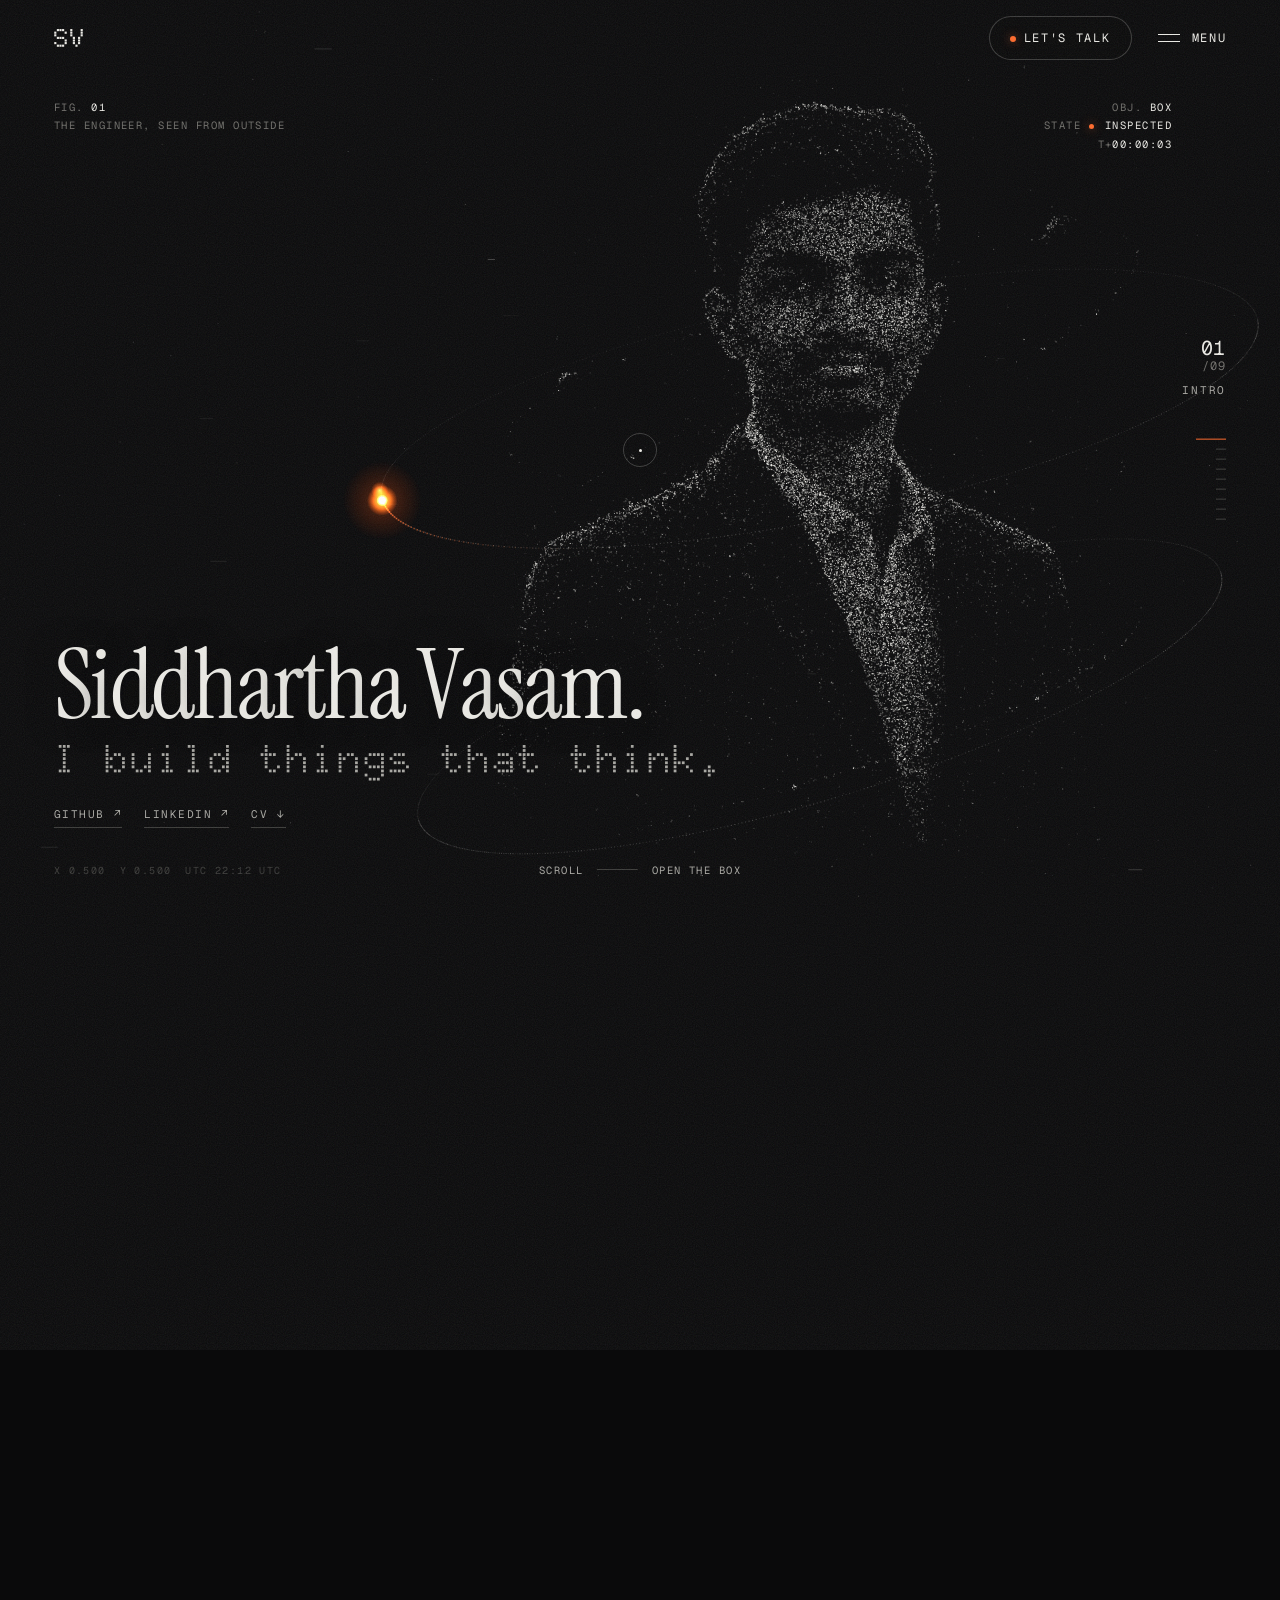
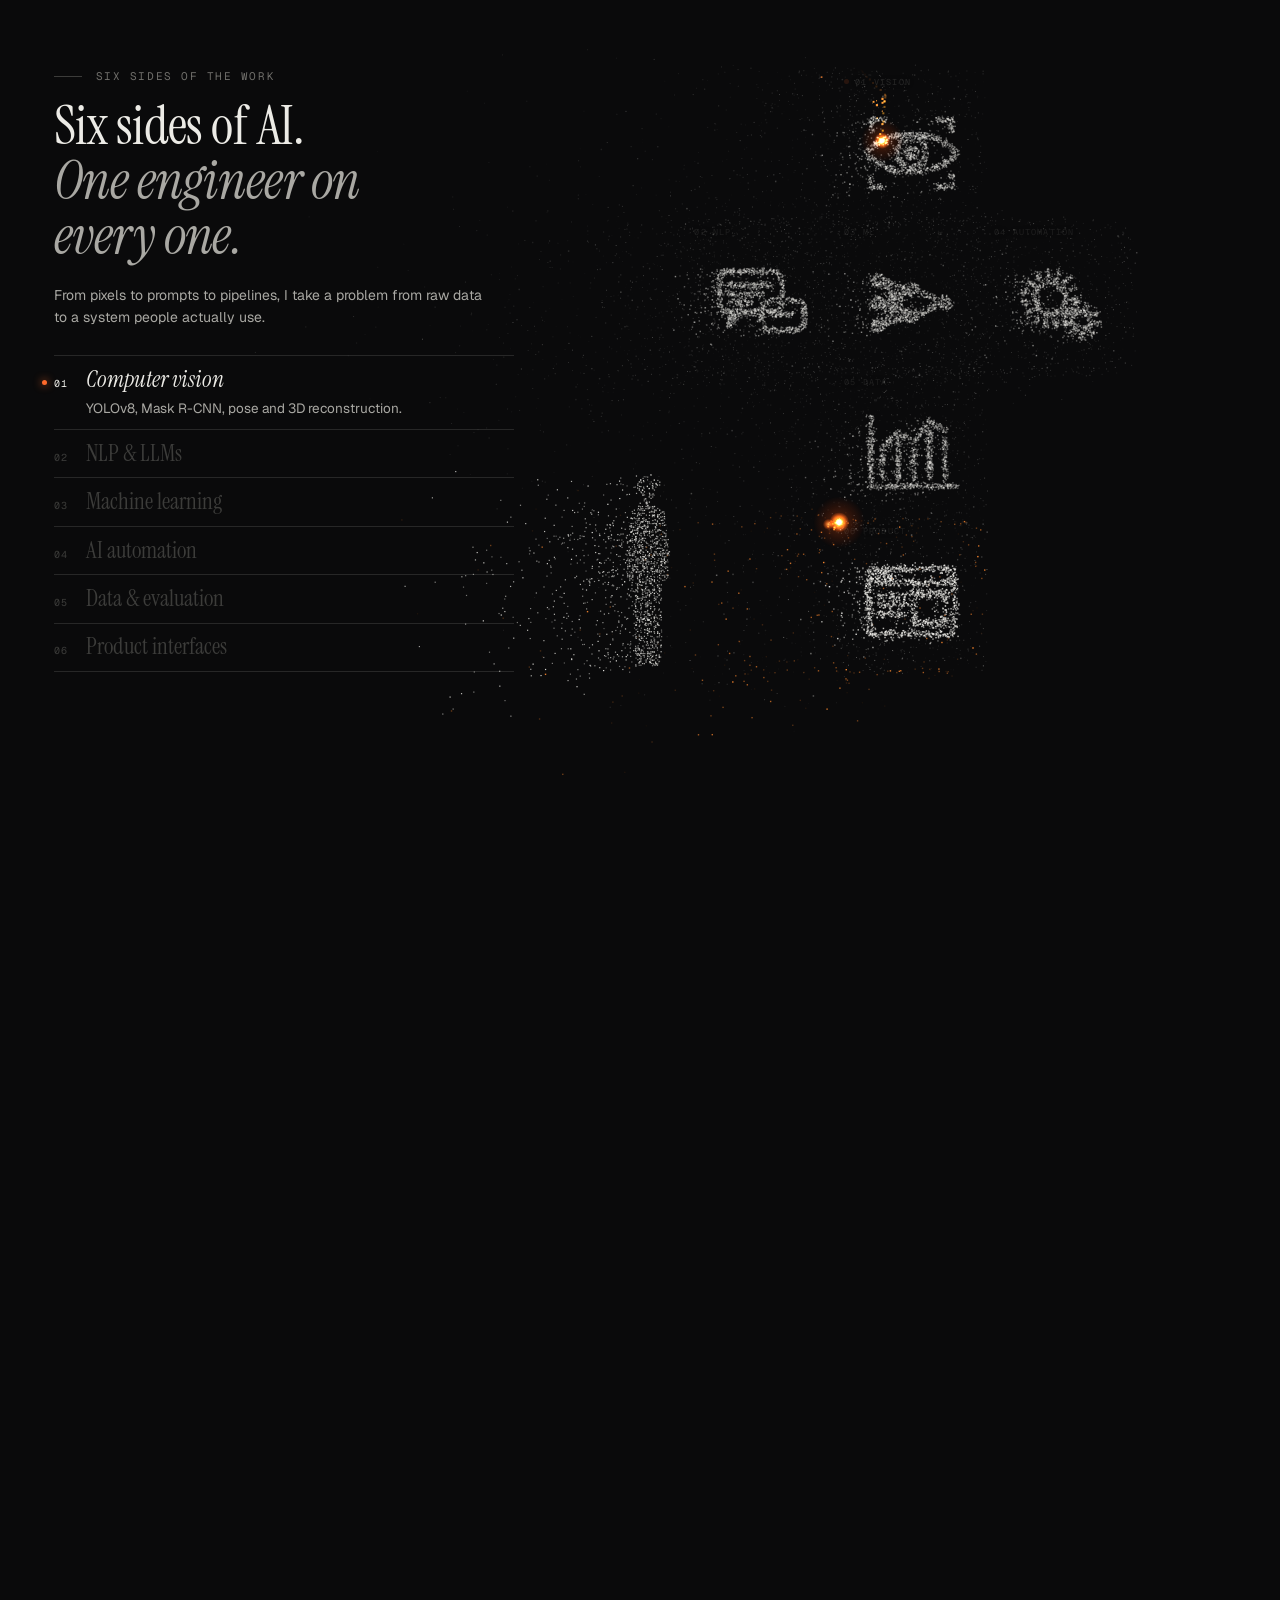
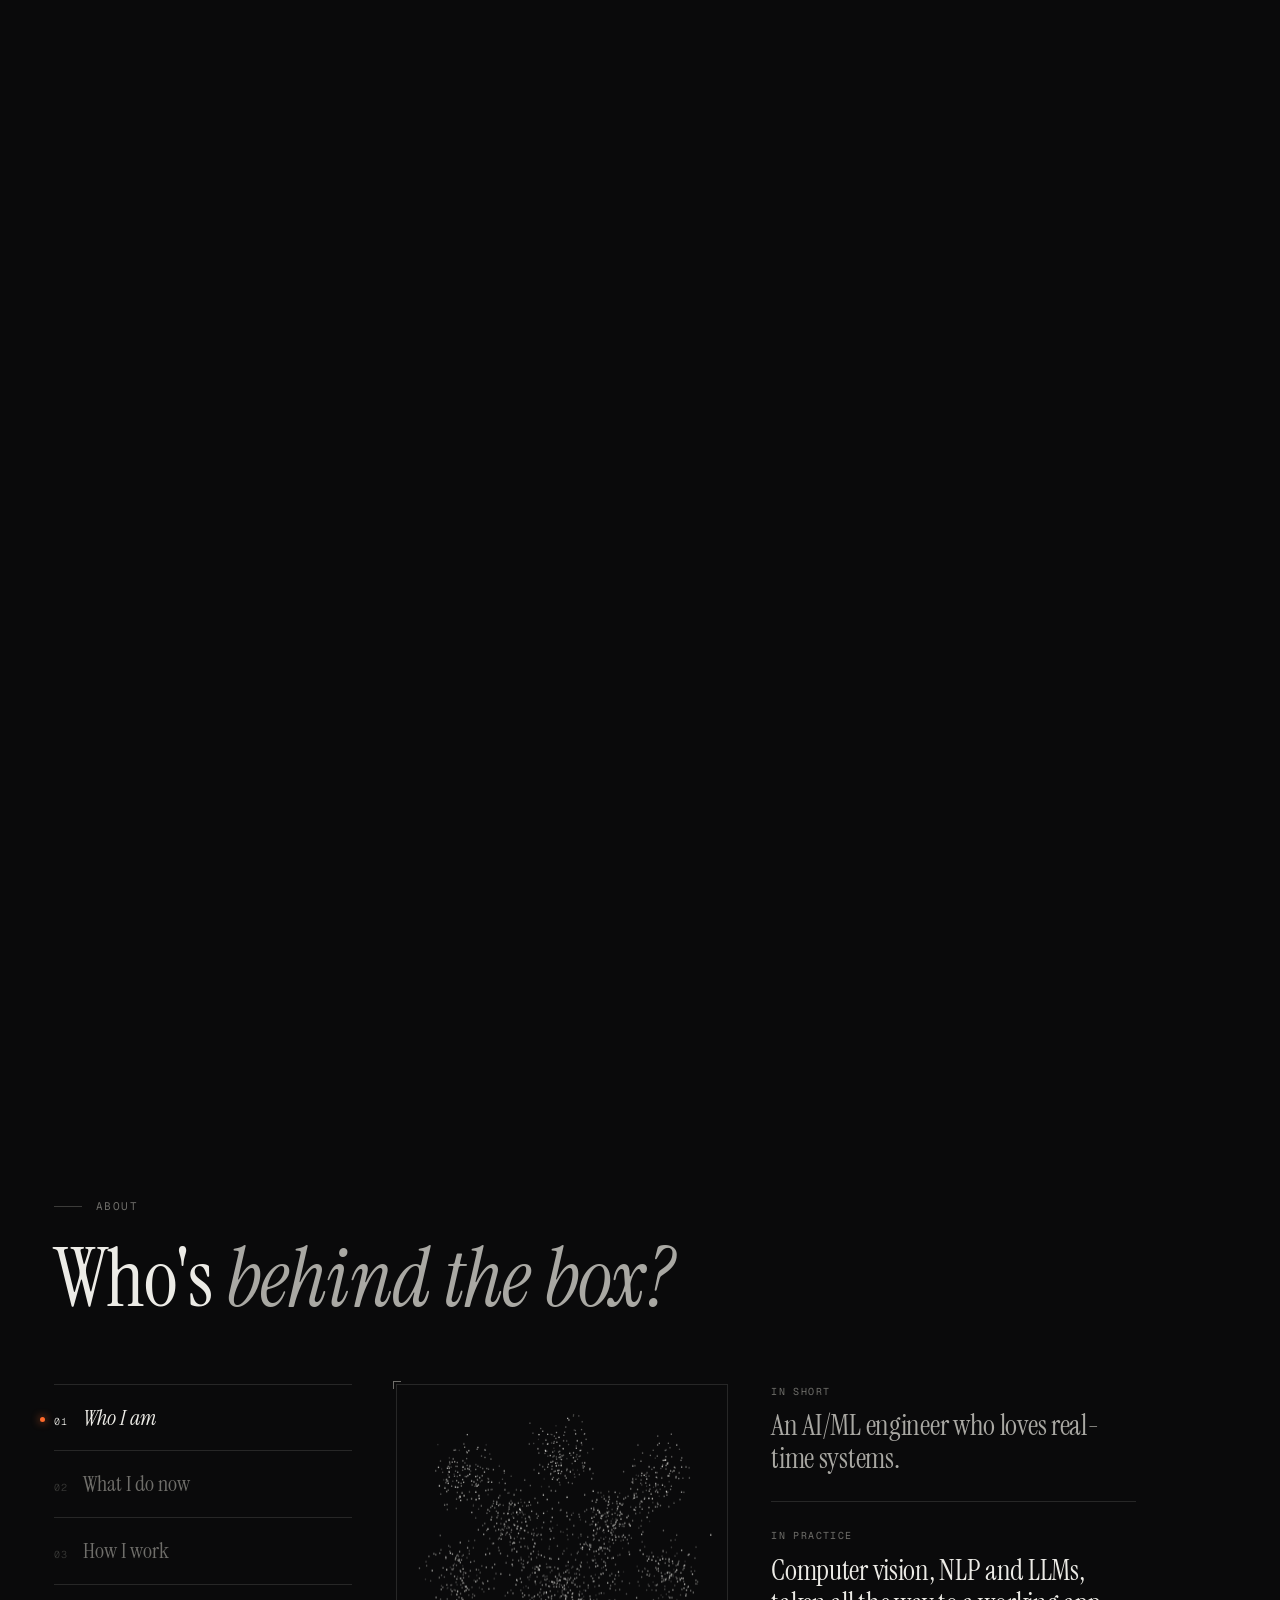
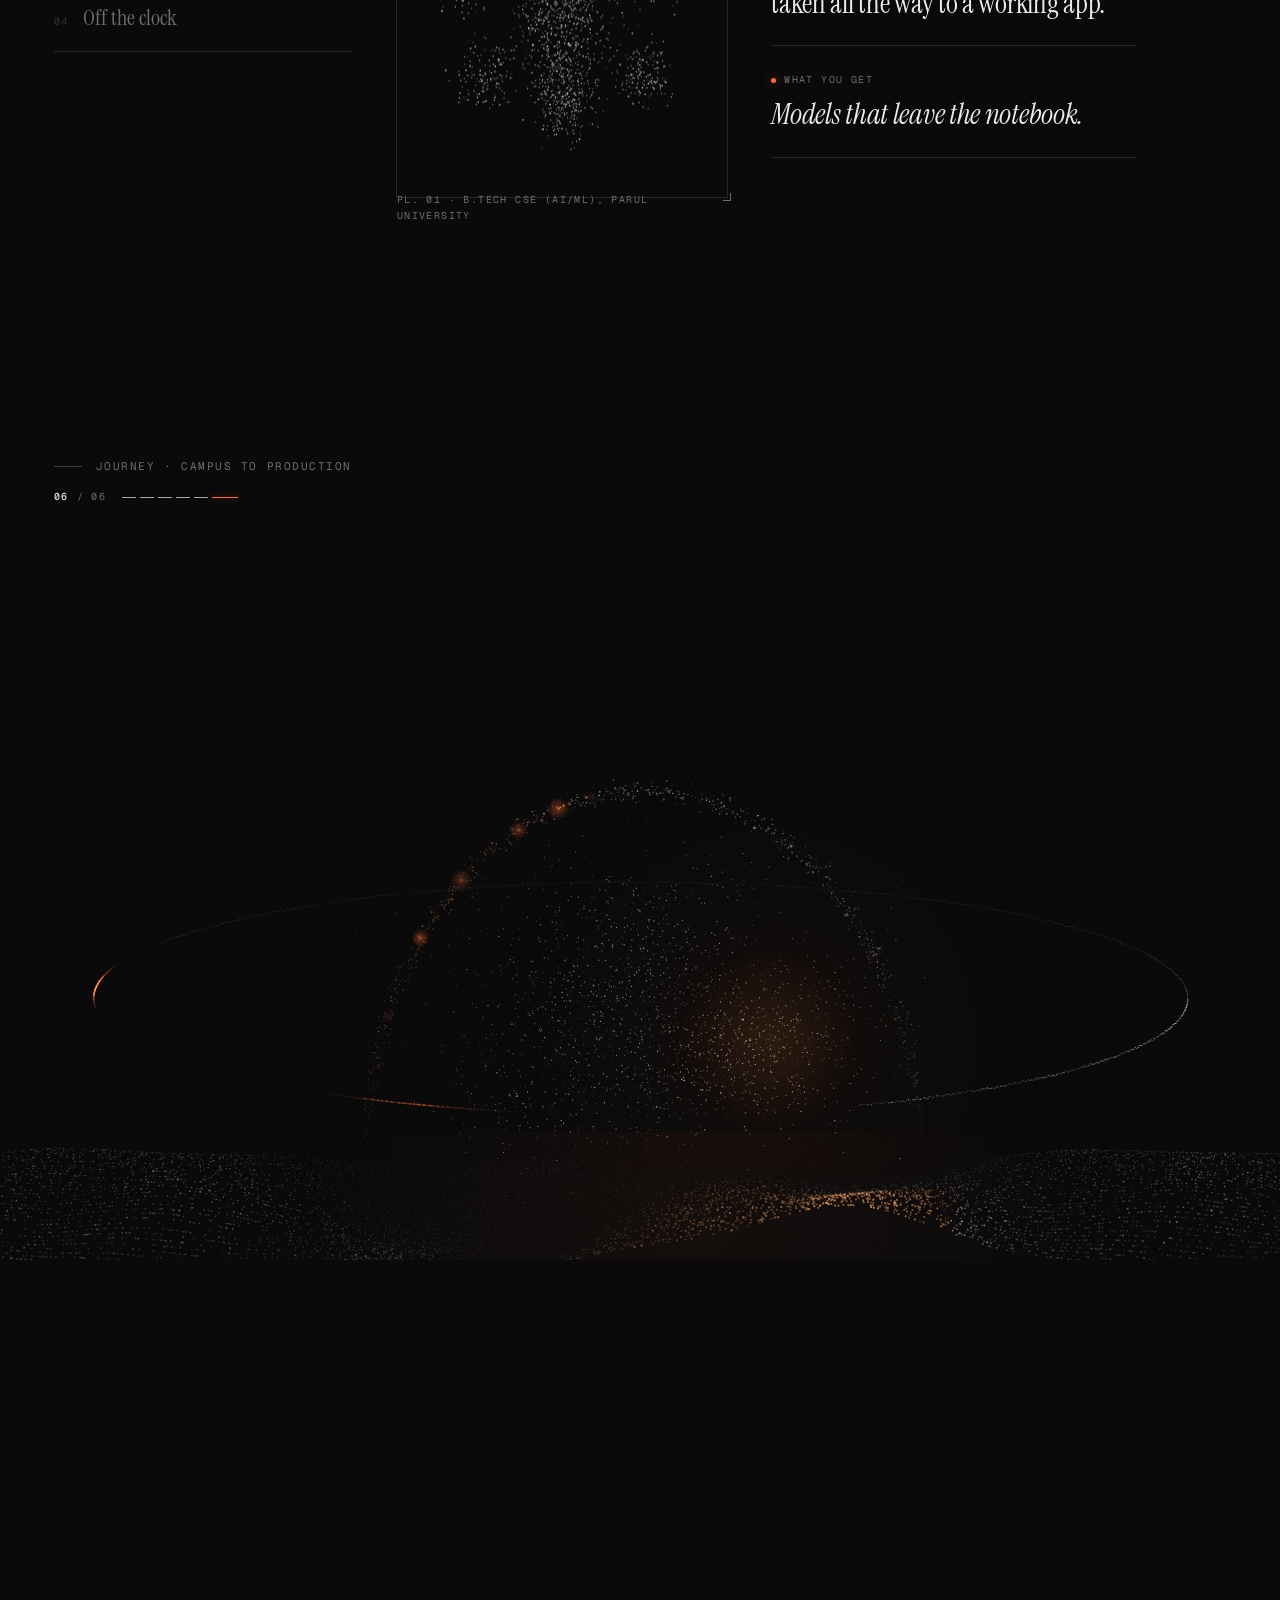
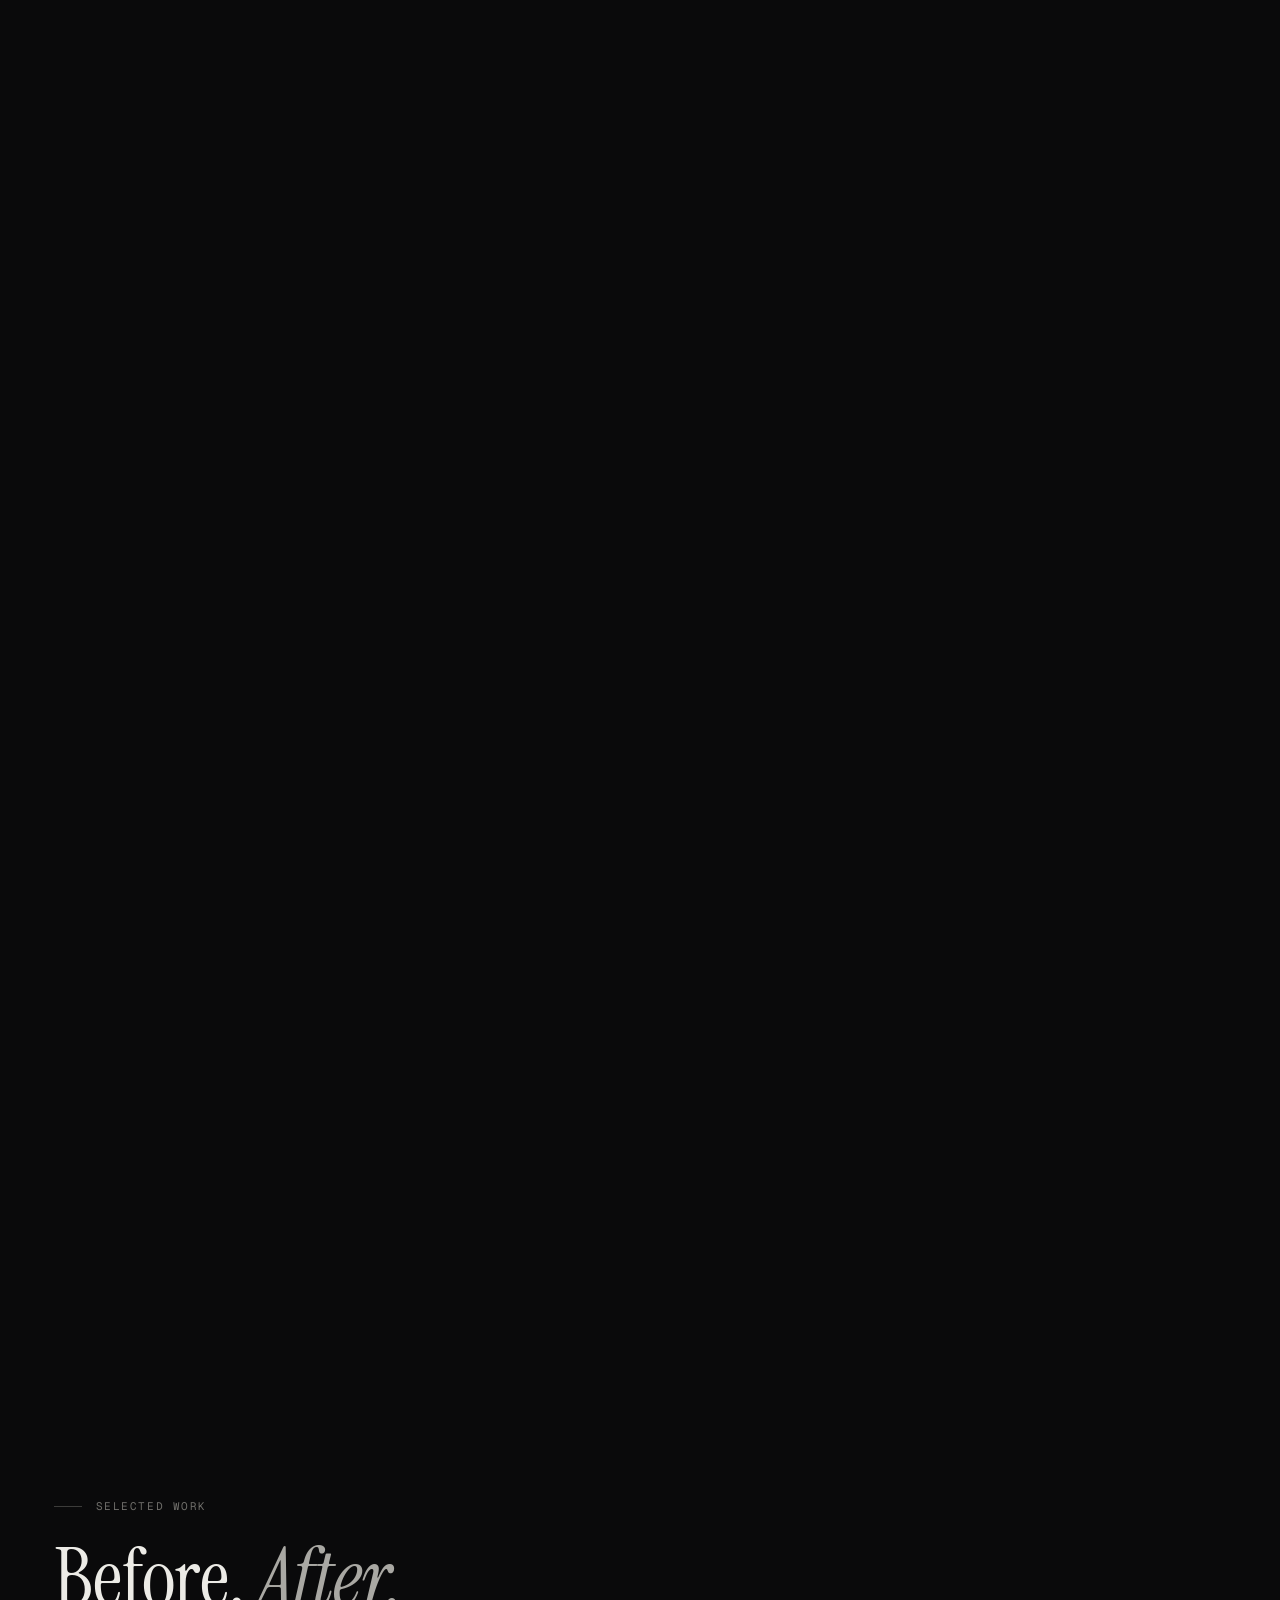
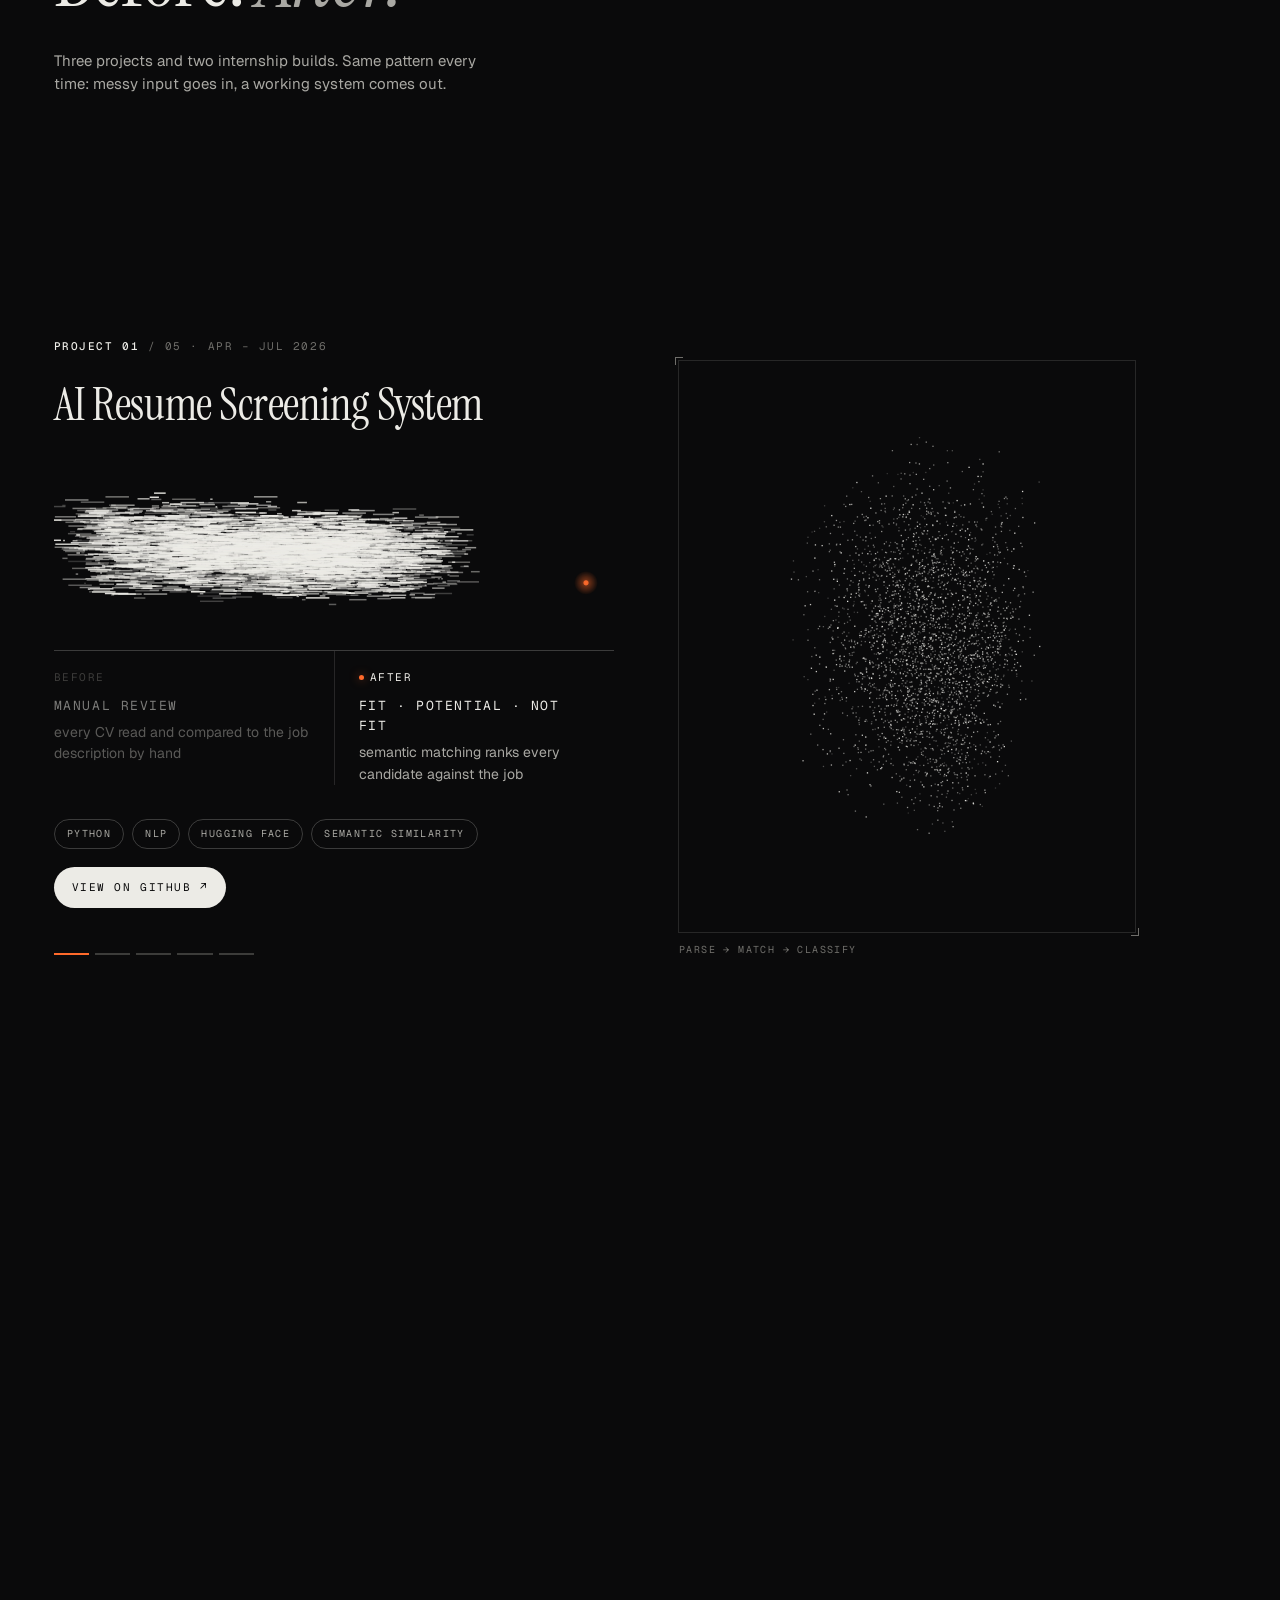
<file: index.html>
<!doctype html>
<html lang="en">
<head>
  <meta charset="utf-8" />
  <meta name="viewport" content="width=device-width, initial-scale=1" />
  <title>Siddhartha Vasam | AI / ML Engineer</title>
  <meta name="description" content="Siddhartha Vasam, an AI/ML engineer in Dubai building computer vision, NLP/LLM and AI automation systems." />
  <meta name="author" content="Siddhartha Vasam" />
  <meta name="theme-color" content="#0a0a0b" />
  <meta name="color-scheme" content="dark" />
  <meta property="og:type" content="website" />
  <meta property="og:title" content="Siddhartha Vasam | AI / ML Engineer" />
  <meta property="og:description" content="Computer vision, NLP/LLM and AI automation systems, from raw data to working apps. Based in Dubai." />
  <meta property="og:image" content="assets/og-image.jpg" />
  <meta property="og:image:width" content="1200" />
  <meta property="og:image:height" content="630" />
  <meta name="twitter:card" content="summary_large_image" />
  <meta name="twitter:title" content="Siddhartha Vasam | AI / ML Engineer" />
  <meta name="twitter:description" content="Computer vision, NLP/LLM and AI automation systems, from raw data to working apps." />
  <meta name="twitter:image" content="assets/og-image.jpg" />
  <link rel="icon" href="favicon.svg" type="image/svg+xml" />
  <link rel="apple-touch-icon" href="assets/apple-touch-icon.png" />
  <link rel="preload" as="image" href="assets/portrait.webp" type="image/webp" />
  <script type="application/ld+json">{"@context":"https://schema.org","@type":"Person","name":"Siddhartha Vasam","jobTitle":"AI/ML Engineer","address":{"@type":"PostalAddress","addressLocality":"Dubai","addressCountry":"AE"},"sameAs":["https://github.com/Vasamsiddhartha","https://linkedin.com/in/vasam-siddhartha"]}</script>
  <link rel="preconnect" href="https://fonts.googleapis.com" />
  <link rel="preconnect" href="https://fonts.gstatic.com" crossorigin />
  <link href="https://fonts.googleapis.com/css2?family=Doto:wght@400;600;800&family=Geist:wght@300;400;500;600&family=Geist+Mono:wght@400;500&family=Instrument+Serif:ital@0;1&display=swap" rel="stylesheet" />
  <link href="https://api.fontshare.com/v2/css?f[]=boska@300,301,400,401&display=swap" rel="stylesheet" />
  <link rel="stylesheet" href="css/style.css??v=1.1.5" />
</head>
<body>
  <a class="skip-link" href="#sides">Skip to content</a>
  <noscript><p class="noscript">This portfolio is drawn with JavaScript. Turn it on to see the animations; all the text below still works without it.</p></noscript>
  <div class="grain" aria-hidden="true"></div>
  <canvas id="ambient" aria-hidden="true"></canvas>
  <div class="cursor" aria-hidden="true"><span></span></div>

  <!-- ============ TOP BAR ============ -->
  <header class="bar">
    <a href="#top" class="logo" aria-label="Siddhartha Vasam, home"><span class="logo-mark">SV</span></a>
    <nav class="bar-r">
      <a href="#contact" class="pill"><i class="ember-dot"></i>Let's talk</a>
      <button class="menu-btn" aria-expanded="false" aria-controls="menu"><span class="burger"><i></i><i></i></span>Menu</button>
    </nav>
  </header>

  <div class="menu" id="menu" aria-hidden="true">
    <ol class="menu-list">
      <li><a href="#sides"><small>01</small>What I do</a></li>
      <li><a href="#you"><small>02</small>About</a></li>
      <li><a href="#how"><small>03</small>Journey</a></li>
      <li><a href="#proof"><small>04</small>Projects</a></li>
      <li><a href="#creds"><small>05</small>Credentials</a></li>
      <li><a href="#contact"><small>06</small>Contact</a></li>
    </ol>
    <div class="menu-foot mono">
      <a data-email href="#">email</a>
      <span>Dubai, UAE</span>
    </div>
  </div>

  <aside class="hud" aria-hidden="true">
    <div class="hud-num"><b id="hudNum">01</b><span id="hudTotal">/09</span></div>
    <div class="hud-name" id="hudName">Intro</div>
    <div class="hud-ticks" id="hudTicks"></div>
  </aside>
  <div class="coords mono" aria-hidden="true">
    <span id="cx">X 0.500</span><span id="cy">Y 0.500</span><span id="clock">00:00</span>
  </div>

  <main id="top">
    <!-- ============ 01 HERO ============ -->
    <section class="ch hero" data-ch="Intro" id="hero">
      <div class="sticky">
        <canvas id="heroCanvas" aria-label="A portrait of Siddhartha Vasam in particles that becomes a box and unfolds into six sides"></canvas>
        <div class="fig mono">
          <div><span class="dim">FIG.</span> <span id="figNo">01</span></div>
          <div class="dim" id="figCap">The engineer, seen from outside</div>
        </div>
        <div class="state mono">
          <div><span class="dim">OBJ.</span> Box</div>
          <div><span class="dim">STATE</span> <i class="ember-dot"></i> Inspected</div>
          <div><span class="dim">T+</span><span id="uptime">00:00:00</span></div>
        </div>

        <div class="hero-copy" id="heroA">
          <h1>
            <span class="serif line-a" data-blur>Siddhartha Vasam.</span>
            <span class="dot line-b" data-scramble="I build things that think.">I build things that think.</span>
          </h1>
          <nav class="hero-links mono hero-links-a" aria-label="Profiles">
            <a href="https://github.com/Vasamsiddhartha" target="_blank" rel="noopener">GitHub ↗</a>
            <a href="https://linkedin.com/in/vasam-siddhartha" target="_blank" rel="noopener">LinkedIn ↗</a>
            <a href="assets/Siddhartha-Vasam-CV.pdf" download>CV ↓</a>
          </nav>
        </div>
        <div class="hero-side" id="heroSide">
          <p class="serif"><em>Whatever the problem is: modelled, trained and shipped.</em></p>
          <p class="mono dim">AI / ML Engineer &middot; Dubai, UAE</p>
          <nav class="hero-links mono" aria-label="Profiles">
            <a href="https://github.com/Vasamsiddhartha" target="_blank" rel="noopener">GitHub ↗</a>
            <a href="https://linkedin.com/in/vasam-siddhartha" target="_blank" rel="noopener">LinkedIn ↗</a>
            <a href="assets/Siddhartha-Vasam-CV.pdf" download>CV ↓</a>
          </nav>
        </div>
        <div class="hero-copy hero-b" id="heroB">
          <h2 class="serif">I think out of the <span class="boxed"><span>box</span></span></h2>
          <p class="serif hero-b2"><em>for those who think out of the box</em></p>
          <p class="mono dim hero-b3">FIG. 02 · The same box. Opened. Six sides. Laid flat.</p>
        </div>

        <div class="scroll-cue mono" id="scrollCue"><span>Scroll</span><i></i><span>Open the box</span></div>
      </div>
    </section>

    <!-- ============ 02 SIX SIDES ============ -->
    <section class="ch sides" data-ch="What I do" id="sides">
      <div class="sticky">
        <div class="sides-l">
          <p class="eyebrow mono">Six sides of the work</p>
          <h2 class="serif h-xl">Six sides of AI.<br /><em>One engineer on<br />every one.</em></h2>
          <p class="lede">From pixels to prompts to pipelines, I take a problem from raw data to a system people actually use.</p>
          <ol class="side-list" id="sideList">
            <li><small class="mono">01</small><div><b>Computer vision</b><span>YOLOv8, Mask R-CNN, pose and 3D reconstruction.</span></div></li>
            <li><small class="mono">02</small><div><b>NLP &amp; LLMs</b><span>Transformers, RAG, LoRA fine-tuning, OpenAI API.</span></div></li>
            <li><small class="mono">03</small><div><b>Machine learning</b><span>PyTorch, TensorFlow, scikit-learn, XGBoost.</span></div></li>
            <li><small class="mono">04</small><div><b>AI automation</b><span>n8n, Zapier, UiPath and WhatsApp workflows.</span></div></li>
            <li><small class="mono">05</small><div><b>Data &amp; evaluation</b><span>F1, precision/recall, visualisation, OCR.</span></div></li>
            <li><small class="mono">06</small><div><b>Product interfaces</b><span>Streamlit, React, TypeScript.</span></div></li>
          </ol>
        </div>
        <div class="sides-r">
          <canvas class="net-fig" id="netFig" aria-hidden="true"></canvas>
          <div class="net" id="net">
            <canvas class="net-spark" id="netSpark" aria-hidden="true"></canvas>
            <div class="tile" style="grid-area:1/2"><span class="mono">01 Vision</span>
              <svg viewBox="0 0 100 80"><path d="M10 40C24 18 76 18 90 40C76 62 24 62 10 40Z"/><circle cx="50" cy="40" r="13"/><circle cx="50" cy="40" r="4"/><path d="M14 10h12M14 10v10M86 10H74M86 10v10M14 70h12M14 70V60M86 70H74M86 70V60"/></svg></div>
            <div class="tile" style="grid-area:2/1"><span class="mono">02 NLP</span>
              <svg viewBox="0 0 100 80"><rect x="12" y="12" width="56" height="36" rx="8"/><path d="M24 48l-4 12 14-12M22 24h36M22 32h28M22 40h18"/><rect x="50" y="38" width="38" height="26" rx="7"/><path d="M60 50h18"/></svg></div>
            <div class="tile" style="grid-area:2/2"><span class="mono">03 ML</span>
              <svg viewBox="0 0 100 80"><circle cx="20" cy="20" r="4"/><circle cx="20" cy="40" r="4"/><circle cx="20" cy="60" r="4"/><circle cx="50" cy="28" r="4"/><circle cx="50" cy="52" r="4"/><circle cx="80" cy="40" r="4"/><path d="M24 20L46 28M24 20L46 52M24 40L46 28M24 40L46 52M24 60L46 28M24 60L46 52M54 28L76 40M54 52L76 40"/></svg></div>
            <div class="tile" style="grid-area:2/3"><span class="mono">04 Automation</span>
              <svg viewBox="0 0 100 80"><circle cx="40" cy="36" r="14"/><circle cx="40" cy="36" r="22" class="teeth"/><circle cx="68" cy="56" r="8"/><circle cx="68" cy="56" r="13" class="teeth"/></svg></div>
            <div class="tile" style="grid-area:3/2"><span class="mono">05 Data</span>
              <svg viewBox="0 0 100 80"><path d="M14 8v62h76"/><path d="M24 62V44M38 62V30M52 62V38M66 62V20M80 62V28"/><path d="M24 36L38 22L52 30L66 12L80 20"/></svg></div>
            <div class="tile" style="grid-area:4/2"><span class="mono">06 Product</span>
              <svg viewBox="0 0 100 80"><rect x="12" y="10" width="76" height="58" rx="4"/><path d="M12 22h76M20 16h2M26 16h2M32 16h2M22 34h22M22 42h22M22 50h22M52 32h28v26H52z"/></svg></div>
          </div>
        </div>
      </div>
    </section>

    <!-- ============ 03 ABOUT ============ -->
    <section class="ch you" data-ch="About" id="you">
      <div class="wrap">
        <p class="eyebrow mono">About</p>
        <h2 class="serif h-xl" data-reveal>Who's <em>behind the box?</em></h2>
        <div class="you-grid">
          <ol class="you-tabs" role="tablist" id="youTabs">
            <li><button role="tab" aria-selected="true" data-i="0"><small class="mono">01</small>Who I am</button></li>
            <li><button role="tab" aria-selected="false" data-i="1"><small class="mono">02</small>What I do now</button></li>
            <li><button role="tab" aria-selected="false" data-i="2"><small class="mono">03</small>How I work</button></li>
            <li><button role="tab" aria-selected="false" data-i="3"><small class="mono">04</small>Off the clock</button></li>
          </ol>
          <figure class="frame you-art">
            <canvas class="dotart" id="youArt"></canvas>
            <figcaption class="mono" id="youCap"></figcaption>
          </figure>
          <dl class="you-rows" id="youRows">
            <div><dt class="mono">In short</dt><dd class="serif dim2"></dd></div>
            <div><dt class="mono">In practice</dt><dd class="serif"></dd></div>
            <div><dt class="mono"><i class="ember-dot"></i>What you get</dt><dd class="serif"><em></em></dd></div>
          </dl>
        </div>
      </div>
    </section>

    <!-- ============ 04 JOURNEY ============ -->
    <section class="ch how" data-ch="Journey" id="how">
      <div class="sticky">
        <div class="jr-sky">
          <canvas id="howBack" aria-hidden="true"></canvas>
          <canvas id="howCanvas" aria-label="An engineer at a laptop inside an orbit; each stop of the journey rides the orbit into view and leaves a glowing milestone behind"></canvas>
        </div>
        <div class="jr-head">
          <h2 class="sr-only">From campus to production.</h2>
          <p class="eyebrow mono">Journey · campus to production</p>
          <p class="jr-count mono"><b id="jrNo">01</b> / 06 <span class="jr-ticks" id="jrTicks"><i></i><i></i><i></i><i></i><i></i><i></i></span></p>
        </div>
        <div class="jr-stage" id="jrStage">
          <ol class="jr-cards" id="jrCards">
            <li class="jr-card" data-bead="SSC">
              <div class="jr-mini"><small class="mono">01 · 2018 – 2019</small><b>SSC</b></div>
              <div class="jr-full">
                <p class="jr-top mono"><span>01 / 06 · Education</span><span><i class="ember-dot"></i>2018 – 2019</span></p>
                <h3 class="serif">SSC</h3>
                <p class="jr-org">Sri Chaitanya High School</p>
                <p class="jr-txt">Secondary School Certificate, finished with a CGPA of 9.0.</p>
              </div>
            </li>
            <li class="jr-card" data-bead="Inter">
              <div class="jr-mini"><small class="mono">02 · 2019 – 2021</small><b>Intermediate, MPC</b></div>
              <div class="jr-full">
                <p class="jr-top mono"><span>02 / 06 · Education</span><span><i class="ember-dot"></i>2019 – 2021</span></p>
                <h3 class="serif">Intermediate, MPC</h3>
                <p class="jr-org">Sri Chaitanya Junior College</p>
                <p class="jr-txt">Maths, Physics and Chemistry, finished with 92.3%.</p>
              </div>
            </li>
            <li class="jr-card" data-bead="B.Tech">
              <div class="jr-mini"><small class="mono">03 · 2021 – 2025</small><b>B.Tech, AI/ML</b></div>
              <div class="jr-full">
                <p class="jr-top mono"><span>03 / 06 · Education</span><span><i class="ember-dot"></i>2021 – 2025</span></p>
                <h3 class="serif">B.Tech, Computer Science (AI/ML)</h3>
                <p class="jr-org">Parul University, Vadodara</p>
                <p class="jr-txt">Computer Science Engineering with a specialisation in AI and machine learning. CGPA 7.3.</p>
              </div>
            </li>
            <li class="jr-card" data-bead="Slash Mark">
              <div class="jr-mini"><small class="mono">04 · Dec 2024</small><b>AI Intern, Slash Mark</b></div>
              <div class="jr-full">
                <p class="jr-top mono"><span>04 / 06 · Experience</span><span><i class="ember-dot"></i>Dec 2024</span></p>
                <h3 class="serif">AI Intern</h3>
                <p class="jr-org">Slash Mark</p>
                <p class="jr-txt">A CNN traffic-light classifier in TensorFlow, 92%+ accurate on 2,400+ images; augmentation added 15% accuracy and cut latency 20%.</p>
              </div>
            </li>
            <li class="jr-card" data-bead="Clomotech">
              <div class="jr-mini"><small class="mono">05 · May 2025</small><b>AI/ML Intern, Clomotech</b></div>
              <div class="jr-full">
                <p class="jr-top mono"><span>05 / 06 · Experience</span><span><i class="ember-dot"></i>May 2025</span></p>
                <h3 class="serif">AI/ML Intern</h3>
                <p class="jr-org">Clomotech</p>
                <p class="jr-txt">Occluded person re-identification using height as a biometric cue, with 15% better height estimates and 30% faster 3D reconstruction.</p>
              </div>
            </li>
            <li class="jr-card" data-bead="1XL Infra">
              <div class="jr-mini"><small class="mono">06 · Jan 2026 → now</small><b>AI Automation Engineer, 1XL Infra</b></div>
              <div class="jr-full">
                <p class="jr-top mono"><span>06 / 06 · Experience</span><span><i class="ember-dot"></i>Jan 2026 → now</span></p>
                <h3 class="serif">AI Automation Engineer</h3>
                <p class="jr-org">1XL Infra</p>
                <p class="jr-txt">Property-management software covering leases, tenants, invoices, channel partners, leads and site visits, plus WhatsApp lead automation.</p>
              </div>
            </li>
          </ol>
        </div>
      </div>
    </section>

    <!-- ============ 05 PROJECTS ============ -->
    <section class="ch proof" data-ch="Projects" id="proof">
      <div class="wrap proof-head">
        <p class="eyebrow mono">Selected work</p>
        <h2 class="serif h-xl" data-reveal>Before. <em>After.</em></h2>
        <p class="lede" data-reveal>Three projects and two internship builds. Same pattern every time: messy input goes in, a working system comes out.</p>
      </div>

      <div class="proof-stage" id="proofStage">
        <div class="sticky proof-sticky">
          <div class="pc-l">
            <p class="mono case-no"><b id="pcNo">Project 01</b> <span class="dim">/ 05</span> <span class="dim" id="pcDate"></span></p>
            <h3 class="serif pc-title" id="pcTitle"><span class="on"></span><span></span></h3>
            <canvas class="pc-value" id="pcValue" aria-hidden="true"></canvas>
            <div class="ba pc-ba" id="pcBa">
              <div><p class="mono dim">Before</p><p class="ba-v mono" id="pcBv"></p><p id="pcBt"></p></div>
              <div><p class="mono"><i class="ember-dot"></i>After</p><p class="ba-v mono" id="pcAv"></p><p id="pcAt"></p></div>
            </div>
            <div class="case-meta"><ul class="chips mono" id="pcChips"></ul><a class="gh mono" id="pcLink" href="#" target="_blank" rel="noopener">View on GitHub ↗</a></div>
            <div class="case-progress show" id="caseProg"><i></i><i></i><i></i><i></i><i></i></div>
          </div>
          <figure class="frame pc-art"><canvas class="dotart" id="pcArt"></canvas><figcaption class="mono" id="pcCap"></figcaption></figure>
        </div>
      </div>
    </section>

    <!-- ============ 06 NUMBERS ============ -->
    <section class="ch numbers" data-ch="Numbers" id="numbers" data-amb="1">
      <div class="wrap">
        <p class="eyebrow mono">In numbers</p>
        <h2 class="serif h-xl" data-reveal>Results, <em>not adjectives.</em></h2>
        <div class="stats">
          <div class="stat"><b class="dot">92%</b><p class="serif">detection accuracy on a live webcam</p><small class="mono">Waste detection</small></div>
          <div class="stat"><b class="dot">85%+</b><p class="serif">of inbox triage automated</p><small class="mono">Inbox summarizer</small></div>
          <div class="stat"><b class="dot">65%</b><p class="serif">more relevant summaries after fine-tuning</p><small class="mono">LoRA fine-tune</small></div>
          <div class="stat"><b class="dot">30%</b><p class="serif">less compute for 3D reconstruction</p><small class="mono">Clomotech</small></div>
          <div class="stat"><b class="dot">2,400+</b><p class="serif">images processed and augmented</p><small class="mono">Slash Mark</small></div>
          <div class="stat"><b class="dot">3</b><p class="serif">AI roles since December 2024</p><small class="mono">Slash Mark → Clomotech → 1XL</small></div>
        </div>
      </div>
    </section>

    <!-- ============ 07 CREDENTIALS ============ -->
    <section class="ch creds" data-ch="Credentials" id="creds" data-amb="1">
      <div class="wrap">
        <p class="eyebrow mono">On paper</p>
        <h2 class="serif h-xl" data-reveal>Certified. <em>Schooled.</em></h2>
        <div class="creds-grid">
          <div class="cred-col">
            <p class="mono dim">Certifications</p>
            <ul class="cred-list">
              <li><a href="https://drive.google.com/file/d/187igTDf44_IthnIgc6ymN-d0V3RfGExz/view" target="_blank" rel="noopener"><span class="serif">Prompt Engineering</span><small class="mono">One Million Prompters ↗</small></a></li>
              <li><a href="https://drive.google.com/file/d/1KtZ1Fdh25DYPUnivU1jn6Y1wsXhP_0rT/view" target="_blank" rel="noopener"><span class="serif">Data Visualization</span><small class="mono">Accenture ↗</small></a></li>
              <li><a href="https://drive.google.com/file/d/1KsScWoc_mEM67b3CbwRo6FNSwPTS-8RG/view" target="_blank" rel="noopener"><span class="serif">AI/ML Internship</span><small class="mono">Codetech IT Solutions ↗</small></a></li>
              <li><a href="https://drive.google.com/file/d/12msTdqYQUEMwFb-PBq3jOn2fPbYPUkEg/view" target="_blank" rel="noopener"><span class="serif">AI Internship</span><small class="mono">Slash Mark ↗</small></a></li>
            </ul>
          </div>
          <div class="cred-col">
            <p class="mono dim">Education</p>
            <ul class="cred-list">
              <li><div><span class="serif">B.Tech, Computer Science (AI/ML)</span><small class="mono">Parul University · 2021–2025 · CGPA 7.3</small></div></li>
              <li><div><span class="serif">Intermediate, MPC</span><small class="mono">Sri Chaitanya Junior College · 2019–2021 · 92.3%</small></div></li>
              <li><div><span class="serif">SSC</span><small class="mono">Sri Chaitanya High School · 2018–2019 · CGPA 9.0</small></div></li>
            </ul>
            <p class="mono dim lang-h">Languages</p>
            <p class="langs serif">English <em>fluent</em> · Hindi <em>fluent</em> · Telugu <em>native</em></p>
          </div>
        </div>
        <div class="toolkit">
          <p class="mono dim">Toolkit</p>
          <ul class="chips mono big">
            <li>Python</li><li>TypeScript</li><li>React</li><li>PyTorch</li><li>TensorFlow</li><li>scikit-learn</li><li>XGBoost</li><li>YOLOv8</li><li>OpenCV</li><li>Hugging Face</li><li>spaCy</li><li>OpenAI API</li><li>LLMs</li><li>RAG</li><li>Fine-tuning</li><li>OCR</li><li>Streamlit</li><li>n8n</li><li>Zapier</li><li>UiPath</li><li>Git</li>
          </ul>
        </div>
      </div>
    </section>

    <!-- ============ 08 FAQ ============ -->
    <section class="ch faq" data-ch="Questions" id="faq" data-amb="1">
      <div class="wrap faq-grid">
        <div>
          <p class="eyebrow mono">Straight answers</p>
          <h2 class="serif h-xl" data-reveal>Sometimes the best model is the <em class="gridbox">simplest</em>.</h2>
          <p class="lede">A simple model that ships beats a clever one that never leaves the notebook.</p>
        </div>
        <div>
          <h3 class="serif h-md">Fair <em>questions.</em></h3>
          <div class="acc" id="acc">
            <details open><summary class="serif">What roles are you looking for?</summary><p>AI/ML engineering: computer vision, NLP and LLM systems, and AI automation that solves real business problems.</p></details>
            <details><summary class="serif">Where are you based?</summary><p>Dubai, UAE.</p></details>
            <details><summary class="serif">What's your core stack?</summary><p>Python with PyTorch, TensorFlow, scikit-learn, YOLOv8 and Hugging Face; n8n and Zapier for automation; Streamlit and React for interfaces.</p></details>
            <details><summary class="serif">Can you take a model all the way to an app?</summary><p>Yes. My projects ship as working tools: live webcam detection, Streamlit dashboards, and automation running inside real property-management software.</p></details>
            <details><summary class="serif">Which languages do you speak?</summary><p>English and Hindi fluently, Telugu natively.</p></details>
          </div>
        </div>
      </div>
    </section>

    <!-- ============ 09 EXIT TUNNEL ============ -->
    <section class="ch exit" data-ch="Say hi" id="exit">
      <div class="sticky">
        <canvas id="exitCanvas"></canvas>
        <div class="exit-copy" id="exitCopy">
          <h2 class="serif">For those who think <em>out of the box</em>.</h2>
          <p class="mono">There is a door. It is open.</p>
        </div>
        <div class="exit-fade" id="exitFade"></div>
      </div>
    </section>

    <!-- ============ CONTACT ============ -->
    <section class="contact paper" id="contact" data-ch="Say hi">
      <div class="wrap">
        <h2 class="serif mega">Let's build.</h2>
        <div class="contact-grid">
          <div>
            <p class="mono small">So, what are you working on?</p>
            <div class="typer serif"><em id="typer"></em><i class="caret"></i></div>
            <div class="cta-row">
              <a class="btn-dark mono" data-email data-subject="Hello Siddhartha" href="#">Email me <span>→</span></a>
              <a class="btn-line mono" href="assets/Siddhartha-Vasam-CV.pdf" download>Download CV ↓</a>
            </div>
            <p class="small note">
              <a href="https://linkedin.com/in/vasam-siddhartha" target="_blank" rel="noopener">LinkedIn ↗</a> ·
              <a href="https://github.com/Vasamsiddhartha" target="_blank" rel="noopener">GitHub ↗</a> · Based in Dubai, UAE.
            </p>
          </div>
          <ul class="prompts mono" id="prompts">
            <li>An AI/ML role on your team…</li>
            <li>A computer vision problem…</li>
            <li>Something worth automating…</li>
            <li>A model that needs fine-tuning…</li>
            <li>Just saying hi…</li>
          </ul>
        </div>
      </div>
    </section>
  </main>

  <footer class="foot paper">
    <div class="wrap">
      <div class="foot-top">
        <canvas id="footMark" aria-label="SV"></canvas>
        <p class="foot-tag"><span class="serif">Siddhartha Vasam.</span><span class="dot">AI / ML Engineer.</span></p>
      </div>
      <div class="foot-cols">
        <div><p class="mono dim">Six sides</p><a href="#sides">Computer vision</a><a href="#sides">NLP &amp; LLMs</a><a href="#sides">Machine learning</a><a href="#sides">AI automation</a><a href="#sides">Data &amp; evaluation</a><a href="#sides">Product interfaces</a></div>
        <div><p class="mono dim">Site</p><a href="#you">About</a><a href="#how">Journey</a><a href="#proof">Projects</a><a href="#creds">Credentials</a><a href="#faq">Questions</a></div>
        <div><p class="mono dim">Contact</p><a data-email href="#">Email</a><a href="https://linkedin.com/in/vasam-siddhartha" target="_blank" rel="noopener">LinkedIn ↗</a><a href="https://github.com/Vasamsiddhartha" target="_blank" rel="noopener">GitHub ↗</a><a href="assets/Siddhartha-Vasam-CV.pdf" download>CV (PDF) ↓</a></div>
        <div><p class="mono dim">Based in</p><span>Dubai</span><span>United Arab Emirates</span><p class="mono dim small" id="footClock"></p></div>
      </div>
      <div class="foot-bot mono">
        <span>© <span id="yr">2026</span> Siddhartha Vasam</span>
        <span>Drawn with 42,000 particles</span>
        <a href="#top">Back to the top ↑</a>
      </div>
    </div>
  </footer>

  <script src="js/hero.js??v=1.1.5"></script>
  <script src="js/main.js??v=1.1.5"></script>
</body>
</html>
</file>
<file: css/style.css>
:root {
  --void: #0a0a0b;
  --void-2: #121214;
  --bone: #ecebe6;
  --ink-2: #a9a8a3;
  --ink-3: #6f6e6a;
  --ink-4: #3c3c3a;
  --line: #ecebe621;
  --line-2: #ecebe638;
  --ember: #ff6a2b;
  --ember-glow: #ff6a2b8c;
  --paper: #e9e7e1;
  --paper-2: #dddad3;
  --paper-ink: #0c0c0d;
  --paper-ink-2: #4a4946;
  --paper-line: #0c0c0d29;
  --serif: "Boska", "Instrument Serif", "Iowan Old Style", Georgia, serif;
  --dot: "Doto", "Geist Mono", ui-monospace, monospace;
  --sans: "Geist", system-ui, -apple-system, "Segoe UI", sans-serif;
  --mono: "Geist Mono", ui-monospace, SFMono-Regular, Menlo, monospace;
  --gut: clamp(18px, 4.2vw, 72px);
  --bar-h: 76px;
  --ease: cubic-bezier(.22, .8, .18, 1);
  --ease-io: cubic-bezier(.7, 0, .2, 1);
}

*, *::before, *::after { box-sizing: border-box; }
html { scroll-behavior: smooth; -webkit-text-size-adjust: 100%; }
body {
  margin: 0;
  background: var(--void);
  color: var(--bone);
  font-family: var(--sans);
  font-size: 15px;
  line-height: 1.55;
  -webkit-font-smoothing: antialiased;
  overflow-x: hidden;
}
a { color: inherit; text-decoration: none; }
button { font: inherit; color: inherit; background: none; border: 0; cursor: pointer; padding: 0; }
h1, h2, h3, p, dl, dd, figure, ol, ul { margin: 0; padding: 0; }
ol, ul { list-style: none; }
canvas { display: block; }
::selection { background: var(--ember); color: var(--void); }

/* ---------- type ---------- */
.serif { font-family: var(--serif); font-weight: 300; letter-spacing: -0.01em; }
.serif em, em.serif { font-style: italic; }
.dot { font-family: var(--dot); font-weight: 600; letter-spacing: 0.02em; }
.mono { font-family: var(--mono); font-size: 11px; letter-spacing: 0.14em; text-transform: uppercase; }
.dim { color: var(--ink-3); }
.dim2 { color: var(--ink-2); }
.bone { color: var(--bone); font-weight: 500; }
.ember { color: var(--ember); }
.small { font-size: 11px; }
.h-xl { font-size: clamp(44px, 6.4vw, 104px); line-height: 1.02; }
.h-xl em { color: var(--ink-2); }
.h-md { font-size: clamp(32px, 3.4vw, 52px); line-height: 1.1; }
.lede { max-width: 440px; color: var(--ink-2); font-size: 15px; margin-top: 28px; }
.eyebrow { color: var(--ink-3); display: flex; align-items: center; gap: 14px; margin-bottom: 22px; }
.eyebrow::before { content: ""; width: 28px; height: 1px; background: var(--ink-4); }
.ember-dot { display: inline-block; width: 6px; height: 6px; border-radius: 50%; background: var(--ember); box-shadow: 0 0 10px var(--ember-glow); vertical-align: middle; margin-right: 8px; }

/* ---------- global layers ---------- */
.grain {
  position: fixed; inset: -50%; z-index: 100; pointer-events: none; opacity: .09;
  background-image: url("data:image/svg+xml,%3Csvg xmlns='http://www.w3.org/2000/svg' width='220' height='220'%3E%3Cfilter id='n'%3E%3CfeTurbulence type='fractalNoise' baseFrequency='.9' numOctaves='2' stitchTiles='stitch'/%3E%3C/filter%3E%3Crect width='100%25' height='100%25' filter='url(%23n)'/%3E%3C/svg%3E");
  animation: grain 1.2s steps(6) infinite;
}
@keyframes grain { 0%{transform:translate(0,0)} 20%{transform:translate(-3%,2%)} 40%{transform:translate(2%,-3%)} 60%{transform:translate(-2%,-1%)} 80%{transform:translate(3%,3%)} 100%{transform:translate(0,0)} }
#ambient { position: fixed; inset: 0; width: 100%; height: 100%; z-index: 0; pointer-events: none; opacity: 0; transition: opacity 1.2s var(--ease); }
#ambient.on { opacity: 1; }
main, footer { position: relative; z-index: 1; }

.cursor { position: fixed; left: 0; top: 0; width: 34px; height: 34px; margin: -17px 0 0 -17px; border: 1px solid var(--line-2); border-radius: 50%; z-index: 120; pointer-events: none; transition: width .35s var(--ease), height .35s var(--ease), margin .35s var(--ease), border-color .3s, background .3s; }
.cursor span { position: absolute; left: 50%; top: 50%; width: 3px; height: 3px; margin: -1.5px; border-radius: 50%; background: var(--bone); }
.cursor.big { width: 64px; height: 64px; margin: -32px 0 0 -32px; border-color: var(--ember); background: #ff6a2b14; }
body.on-paper .cursor { border-color: var(--paper-line); }
body.on-paper .cursor span { background: var(--paper-ink); }
@media (hover: none) { .cursor { display: none; } }

/* ---------- bar ---------- */
.bar { position: fixed; top: 0; left: 0; right: 0; height: var(--bar-h); padding: 0 var(--gut); display: flex; align-items: center; justify-content: space-between; z-index: 90; transition: color .5s; }
.logo { display: flex; align-items: center; gap: 12px; }
.logo-mark { font-family: var(--dot); font-weight: 800; font-size: 26px; letter-spacing: 0.02em; line-height: 1; }
.bar-r { display: flex; align-items: center; gap: 26px; }
.pill { font-family: var(--mono); font-size: 12px; letter-spacing: .14em; text-transform: uppercase; padding: 12px 20px; border: 1px solid var(--line-2); border-radius: 99px; background: #0a0a0b80; backdrop-filter: blur(8px); transition: border-color .3s, background .3s; }
.pill:hover { border-color: var(--ember); }
.menu-btn { display: flex; align-items: center; gap: 12px; font-family: var(--mono); font-size: 12px; letter-spacing: .14em; text-transform: uppercase; }
.burger { display: grid; gap: 6px; width: 22px; }
.burger i { height: 1px; background: currentColor; transition: transform .4s var(--ease); }
.menu-open .burger i:first-child { transform: translateY(3.5px) rotate(45deg); }
.menu-open .burger i:last-child { transform: translateY(-3.5px) rotate(-45deg); }
body.on-paper .bar { color: var(--paper-ink); }
body.on-paper .pill { border-color: var(--paper-line); background: #e9e7e180; }

/* ---------- menu ---------- */
.menu { position: fixed; inset: 0; z-index: 80; background: var(--void); display: flex; flex-direction: column; justify-content: center; padding: var(--bar-h) var(--gut) 40px; clip-path: inset(0 0 100% 0); transition: clip-path .8s var(--ease-io); }
.menu-open .menu { clip-path: inset(0 0 0 0); }
.menu-open .bar { color: var(--bone) !important; }
.menu-list li { border-top: 1px solid var(--line); overflow: hidden; }
.menu-list li:last-child { border-bottom: 1px solid var(--line); }
.menu-list a { display: flex; align-items: baseline; gap: 24px; padding: 10px 0; font-family: var(--serif); font-weight: 300; font-size: clamp(36px, 6vw, 84px); line-height: 1.1; transform: translateY(100%); transition: transform .8s var(--ease), color .3s; }
.menu-open .menu-list a { transform: none; }
.menu-list li:nth-child(2) a { transition-delay: .04s } .menu-list li:nth-child(3) a { transition-delay: .08s } .menu-list li:nth-child(4) a { transition-delay: .12s } .menu-list li:nth-child(5) a { transition-delay: .16s } .menu-list li:nth-child(6) a { transition-delay: .2s }
.menu-list a:hover { color: var(--ember); font-style: italic; }
.menu-list small { font-family: var(--mono); font-size: 11px; color: var(--ink-3); letter-spacing: .14em; }
.menu-foot { display: flex; justify-content: space-between; margin-top: 40px; color: var(--ink-3); }

/* ---------- HUD ---------- */
.hud { position: fixed; right: var(--gut); top: 50%; transform: translateY(-62%); z-index: 70; text-align: right; font-family: var(--mono); transition: color .5s; }
.hud-num { display: flex; flex-direction: column; align-items: flex-end; line-height: 1.15; }
.hud-num b { font-weight: 400; font-size: 20px; letter-spacing: .04em; font-variant-numeric: slashed-zero; }
.hud-num span { font-size: 12px; color: var(--ink-3); letter-spacing: .1em; }
.hud-name { margin-top: 8px; font-size: 11px; letter-spacing: .16em; text-transform: uppercase; color: var(--ink-2); white-space: nowrap; }
.hud-ticks { display: flex; flex-direction: column; align-items: flex-end; gap: 9px; margin-top: 40px; }
.hud-ticks i { display: block; width: 10px; height: 1px; background: var(--ink-4); transition: width .5s var(--ease), background .5s; }
.hud-ticks i.on { width: 30px; background: var(--ember); }
.coords { position: fixed; left: var(--gut); bottom: 22px; z-index: 70; display: flex; gap: 14px; color: var(--ink-4); font-size: 10px; transition: color .5s; }
body.on-paper .hud, body.on-paper .coords { color: var(--paper-ink-2); }
body.on-paper .hud-num span, body.on-paper .hud-name { color: var(--paper-ink-2); }
body.on-paper .hud-ticks i { background: var(--paper-line); }
body.on-paper .hud-ticks i.on { background: var(--ember); }

/* ---------- layout helpers ---------- */
.ch { position: relative; }
.wrap { padding: 0 calc(var(--gut) + 90px) 0 var(--gut); }
.sticky { position: sticky; top: 0; height: 100vh; height: 100svh; overflow: hidden; }
.frame { position: relative; border: 1px solid var(--line); }
.frame figcaption { position: absolute; left: 0; bottom: -26px; color: var(--ink-3); font-size: 10px; }
.frame::before, .frame::after { content: ""; position: absolute; width: 8px; height: 8px; border: 1px solid var(--ink-3); }
.frame::before { left: -4px; top: -4px; border-width: 1px 0 0 1px; }
.frame::after { right: -4px; bottom: -4px; border-width: 0 1px 1px 0; }
.dotart { width: 100%; height: 100%; }

[data-reveal] { opacity: 0; transform: translateY(30px); filter: blur(10px); transition: opacity 1.2s var(--ease), transform 1.2s var(--ease), filter 1.2s var(--ease); }
[data-reveal].in { opacity: 1; transform: none; filter: none; }

/* ---------- HERO ---------- */
.hero { height: 320vh; }
#heroCanvas { position: absolute; inset: 0; width: 100%; height: 100%; }
.fig, .state { position: absolute; top: calc(var(--bar-h) + 22px); font-size: 10.5px; line-height: 1.75; }
.fig { left: var(--gut); }
.state { right: calc(var(--gut) + 54px); text-align: right; }
.state .ember-dot { width: 5px; height: 5px; margin-right: 4px; }
.hero-copy { position: absolute; left: var(--gut); right: var(--gut); bottom: 13vh; pointer-events: none; }
.hero-copy h1 { font-weight: 400; display: flex; flex-direction: column; }
.line-a { font-size: clamp(54px, 8.2vw, 134px); line-height: .98; letter-spacing: -0.025em; }
.line-a .ch-l { display: inline-block; filter: blur(14px); opacity: 0; transform: translateY(.1em); animation: unblur 1.4s var(--ease) forwards; white-space: pre; }
@keyframes unblur { to { filter: blur(0); opacity: 1; transform: none; } }
.line-b { font-size: clamp(34px, 5.8vw, 94px); line-height: 1.05; margin-top: .1em; color: var(--ink-2); font-weight: 600; white-space: pre-wrap; }
.line-b .sc { color: var(--ink-3); }
.line-b .sc.e { color: var(--ember); }
.hero-b { bottom: auto; top: calc(var(--bar-h) + 16vh); opacity: 0; transform: translateY(30px); filter: blur(10px); transition: opacity .9s var(--ease), transform .9s var(--ease), filter .9s var(--ease); }
.hero-b h2 { font-size: clamp(50px, 6.6vw, 112px); line-height: 1.02; max-width: 7.5em; }
.hero.phase-b .hero-b { opacity: 1; transform: none; filter: none; }
#heroA { transition: opacity .8s var(--ease), transform .8s var(--ease), filter .8s var(--ease); }
.hero.phase-b #heroA { opacity: 0; transform: translateY(-30px); filter: blur(12px); }
.boxed { display: inline-block; border: 1px solid var(--line-2); padding: 0 .12em; line-height: .95; font-style: italic; position: relative; }
.boxed::after { content: ""; position: absolute; right: -4px; top: -4px; width: 7px; height: 7px; background: var(--ember); border-radius: 50%; box-shadow: 0 0 12px var(--ember); }
.scroll-cue { position: absolute; left: 50%; bottom: 22px; transform: translateX(-50%); display: flex; align-items: center; gap: 14px; color: var(--ink-2); font-size: 10.5px; white-space: nowrap; transition: opacity .6s; }
.scroll-cue i { width: 40px; height: 1px; background: var(--ink-4); position: relative; overflow: hidden; }
.scroll-cue i::after { content: ""; position: absolute; inset: 0; background: var(--bone); transform: translateX(-100%); animation: cue 2.2s var(--ease-io) infinite; }
@keyframes cue { 50% { transform: none; } 100% { transform: translateX(100%); } }

/* ---------- SIDES ---------- */
.sides { height: 300vh; }
.sides .sticky { display: grid; grid-template-columns: minmax(0, 1fr) minmax(0, 1fr); gap: 4vw; padding: calc(var(--bar-h) + 2vh) calc(var(--gut) + 90px) 6vh var(--gut); align-items: center; }
.sides .eyebrow { margin-bottom: 14px; }
.sides .h-xl { font-size: clamp(32px, min(4.2vw, 7.4vh), 72px); }
.sides .lede { margin-top: 2.4vh; font-size: 14px; }
.side-list { margin-top: 3vh; border-top: 1px solid var(--line); max-width: 460px; }
.side-list li { display: grid; grid-template-columns: 32px 1fr; align-items: baseline; padding: 1.1vh 0; border-bottom: 1px solid var(--line); cursor: pointer; }
.side-list small { color: var(--ink-4); font-size: 10px; transition: color .4s; position: relative; }
.side-list b { font-family: var(--serif); font-weight: 300; font-size: clamp(18px, min(1.8vw, 3.4vh), 27px); color: var(--ink-4); transition: color .4s; display: block; line-height: 1.2; }
.side-list span { display: block; max-height: 0; opacity: 0; overflow: hidden; font-size: 13.5px; color: var(--ink-2); transition: max-height .6s var(--ease), opacity .6s, margin .6s; }
.side-list li.on b { color: var(--bone); font-style: italic; }
.side-list li.on small { color: var(--bone); }
.side-list li.on small::before { content: ""; position: absolute; left: -12px; top: 4px; width: 5px; height: 5px; border-radius: 50%; background: var(--ember); box-shadow: 0 0 8px var(--ember); }
.side-list li.on span { max-height: 40px; opacity: 1; margin-top: 4px; }
.sides-r { display: flex; justify-content: center; }
.net { display: grid; grid-template-columns: repeat(3, minmax(0, 1fr)); grid-template-rows: repeat(4, auto); width: min(100%, 52vh, 460px); }
.tile { aspect-ratio: 1; border: 1px dashed var(--line-2); margin: -0.5px; position: relative; display: flex; align-items: center; justify-content: center; color: var(--ink-2); transition: color .5s, border-color .5s, background .5s; background: #0a0a0b; }
.tile > span { position: absolute; left: 8px; top: 6px; font-size: 8.5px; color: var(--ink-3); white-space: nowrap; transition: color .5s; }
.tile svg { width: 72%; fill: none; stroke: currentColor; stroke-width: 2.4; stroke-linecap: round; stroke-linejoin: round; stroke-dasharray: 0 4.2; opacity: .75; transition: opacity .5s, transform .8s var(--ease); }
.tile .teeth { stroke-width: 7; stroke-dasharray: 3 5; stroke-linecap: butt; }
.tile.on { border: 1px solid var(--ember); color: var(--bone); background: #16100c; z-index: 2; box-shadow: 0 0 0 1px #ff6a2b33, 0 0 40px #ff6a2b18; }
.tile.on > span { color: var(--bone); }
.tile.on > span::before { content: ""; display: inline-block; width: 5px; height: 5px; border-radius: 50%; background: var(--ember); margin-right: 6px; vertical-align: 1px; }
.tile.on svg { opacity: 1; transform: scale(1.06); }
.tile.on .teeth { animation: spin 6s linear infinite; transform-origin: center; transform-box: fill-box; }
@keyframes spin { to { transform: rotate(360deg); } }

/* ---------- WHO ---------- */
.you { padding: 22vh 0 18vh; }
.you-grid { display: grid; grid-template-columns: minmax(200px, .9fr) minmax(0, 1fr) minmax(0, 1.1fr); gap: 3.4vw; margin-top: 7vh; align-items: start; }
.you-tabs { border-top: 1px solid var(--line); }
.you-tabs li { border-bottom: 1px solid var(--line); }
.you-tabs button { display: flex; align-items: baseline; gap: 14px; width: 100%; text-align: left; padding: 16px 0; font-family: var(--serif); font-weight: 300; font-size: clamp(19px, 1.7vw, 25px); color: var(--ink-3); transition: color .35s; position: relative; }
.you-tabs small { font-size: 10px; color: var(--ink-4); }
.you-tabs button:hover { color: var(--ink-2); }
.you-tabs button[aria-selected="true"] { color: var(--bone); font-style: italic; }
.you-tabs button[aria-selected="true"] small { color: var(--bone); font-style: normal; }
.you-tabs button[aria-selected="true"]::before { content: ""; position: absolute; left: -14px; top: 50%; width: 5px; height: 5px; border-radius: 50%; background: var(--ember); box-shadow: 0 0 8px var(--ember); }
.you-art { aspect-ratio: 4/5; }
.you-rows > div { padding: 0 0 26px; margin-bottom: 26px; border-bottom: 1px solid var(--line); }
.you-rows dt { color: var(--ink-3); margin-bottom: 10px; font-size: 10px; }
.you-rows dt .ember-dot { width: 5px; height: 5px; }
.you-rows dd { font-size: clamp(24px, 2.3vw, 36px); line-height: 1.12; transition: opacity .4s, filter .4s, transform .4s; }
.you-rows.swap dd { opacity: 0; filter: blur(8px); transform: translateY(8px); }

/* ---------- PROOF ---------- */
.proof { padding-top: 22vh; }
.proof-head { margin-bottom: 8vh; }
.case { min-height: 100vh; display: grid; grid-template-columns: minmax(0, 1.15fr) minmax(0, .85fr); gap: 5vw; align-items: center; padding: 10vh calc(var(--gut) + 90px) 10vh var(--gut); position: relative; }
.case-no { color: var(--ink-3); }
.case-no b { color: var(--bone); font-weight: 500; }
.case h3 { font-size: clamp(36px, 4.2vw, 68px); line-height: 1.05; margin: 18px 0 18vh; }
.ba { display: grid; grid-template-columns: 1fr 1fr; border-top: 1px solid var(--line-2); }
.ba > div { padding: 18px 24px 0 0; }
.ba > div + div { padding-left: 24px; border-left: 1px solid var(--line); }
.ba p:last-child { color: var(--ink-2); font-size: 14px; max-width: 260px; }
.ba-v { font-size: 13px !important; color: var(--bone) !important; margin: 10px 0 6px; letter-spacing: .12em; }
.ba-v.dot { font-size: clamp(28px, 2.6vw, 40px) !important; letter-spacing: .02em; color: var(--bone) !important; line-height: 1.1; }
.case-art { aspect-ratio: 4/5; max-height: 72vh; justify-self: center; width: 100%; }
.case-progress { position: sticky; bottom: 22px; margin-left: var(--gut); margin-top: -40px; display: flex; gap: 6px; width: 180px; z-index: 3; height: 2px; padding-bottom: 60px; opacity: 0; transition: opacity .5s; }
.case-progress.show { opacity: 1; }
.case-progress i { flex: 1; height: 2px; background: var(--ink-4); transition: background .5s; }
.case-progress i.on { background: var(--ember); }

/* ---------- NUMBERS ---------- */
.numbers { padding: 20vh 0 14vh; }
.stats { display: grid; grid-template-columns: repeat(3, minmax(0, 1fr)); margin-top: 8vh; border-top: 1px solid var(--line); }
.stat { padding: 40px 30px 44px; border-bottom: 1px solid var(--line); }
.stat:not(:nth-child(3n+1)) { border-left: 1px solid var(--line); }
.stat b { display: block; font-size: clamp(60px, 7.4vw, 124px); line-height: 1; font-weight: 800; letter-spacing: 0; }
.stat p { font-size: clamp(19px, 1.6vw, 24px); margin: 30px 0 8px; max-width: 220px; line-height: 1.2; }
.stat small { color: var(--ink-3); font-size: 10px; }

/* ---------- HOW ---------- */
.how { height: 460vh; }
/* two canvases sandwich the stop cards: far-side cards sit between them (behind the engineer), near-side cards above */
.jr-sky { position: absolute; inset: 0; pointer-events: none; }
#howBack, #howCanvas { position: absolute; inset: 0; width: 100%; height: 100%; }
#howBack { z-index: 1; }
#howCanvas { z-index: 3; }
.sr-only { position: absolute !important; width: 1px; height: 1px; padding: 0; margin: -1px; overflow: hidden; clip: rect(0 0 0 0); white-space: nowrap; border: 0; }
/* chapter label and a six-step counter, top left */
.jr-head { position: absolute; left: var(--gut); top: calc(var(--bar-h) + 22px); z-index: 5; pointer-events: none; }
.jr-head .eyebrow { margin-bottom: 14px; }
.jr-count { display: flex; align-items: center; gap: 8px; font-size: 10px; color: var(--ink-3); }
.jr-count b { color: var(--bone); font-weight: 500; }
.jr-ticks { display: flex; gap: 4px; margin-left: 8px; }
.jr-ticks i { width: 14px; height: 1px; background: var(--ink-4); transition: background .5s, width .5s var(--ease); }
.jr-ticks i.done { background: var(--ink-2); }
.jr-ticks i.on { width: 26px; background: var(--ember); box-shadow: 0 0 6px var(--ember-glow); }
/* stop cards riding the orbit: JS places, scales and fades each one every frame (no z-index here on purpose) */
.jr-stage { position: absolute; pointer-events: none; --s: 1; }
.jr-card {
  position: absolute; left: 0; top: 0; width: calc(var(--s) * 360px); z-index: 2;
  border: 1px solid #ecebe62e; background: #070708f2; transform-origin: 50% 50%;
  opacity: 0; visibility: hidden; will-change: transform, opacity; --mini: 1; --full: 0;
  transition: border-color .6s, box-shadow .6s;
}
.jr-card.front { z-index: 4; }
.jr-card.on { border-color: #ff6a2b8c; box-shadow: 0 0 0 1px #ff6a2b1a, 0 0 70px #ff6a2b1c; }
.jr-mini { position: absolute; inset: 0; display: flex; flex-direction: column; justify-content: center; gap: calc(var(--s) * 14px); padding: 0 calc(var(--s) * 34px); opacity: var(--mini); }
.jr-mini small { font-size: calc(var(--s) * 21px); letter-spacing: .08em; color: var(--ink-2); }
.jr-mini small::after { content: ""; display: block; width: calc(var(--s) * 44px); height: max(1px, calc(var(--s) * 2px)); margin-top: calc(var(--s) * 14px); background: var(--ember); }
.jr-mini b { font-weight: 400; font-size: calc(var(--s) * 36px); line-height: 1.15; color: var(--bone); }
.jr-full { padding: calc(var(--s) * 22px) calc(var(--s) * 26px) calc(var(--s) * 24px); opacity: var(--full); }
.jr-top { display: flex; justify-content: space-between; gap: 10px; font-size: max(8.5px, calc(var(--s) * 10px)); color: var(--ink-3); }
.jr-top .ember-dot { width: 5px; height: 5px; margin-right: 7px; vertical-align: 1px; }
.jr-full h3 { margin-top: calc(var(--s) * 16px); font-size: max(18px, calc(var(--s) * 28px)); line-height: 1.1; }
.jr-org { margin-top: calc(var(--s) * 7px); font-size: max(11px, calc(var(--s) * 13.5px)); color: var(--ember); }
.jr-txt { margin-top: calc(var(--s) * 12px); font-size: max(11px, calc(var(--s) * 13px)); line-height: 1.55; color: var(--ink-2); }

/* ---------- FAQ ---------- */
.faq { padding: 18vh 0 22vh; }
.faq-grid { display: grid; grid-template-columns: 1fr 1fr; gap: 6vw; align-items: start; }
.faq .h-xl { font-size: clamp(42px, 5vw, 84px); }
.gridbox { position: relative; color: var(--bone) !important; padding: 0 .1em; background-image: linear-gradient(var(--line-2) 1px, transparent 1px), linear-gradient(90deg, var(--line-2) 1px, transparent 1px); background-size: 100% 50%, 25% 100%; border: 1px solid var(--line-2); }
.acc { margin-top: 30px; border-top: 1px solid var(--line); }
.acc details { border-bottom: 1px solid var(--line); }
.acc summary { list-style: none; cursor: pointer; display: flex; justify-content: space-between; align-items: center; padding: 20px 0; font-size: clamp(18px, 1.5vw, 23px); color: var(--ink-2); transition: color .3s; }
.acc summary::-webkit-details-marker { display: none; }
.acc summary::after { content: "+"; font-family: var(--mono); font-size: 18px; color: var(--ink-3); transition: transform .4s var(--ease); }
.acc details[open] summary { color: var(--bone); }
.acc details[open] summary::after { transform: rotate(45deg); color: var(--ember); }
.acc details p { color: var(--ink-2); padding: 0 40px 22px 0; max-width: 480px; animation: fadeIn .5s var(--ease); }
@keyframes fadeIn { from { opacity: 0; transform: translateY(-6px); } }

/* ---------- EXIT ---------- */
.exit { height: 260vh; }
#exitCanvas { position: absolute; inset: 0; width: 100%; height: 100%; }
.exit-fade { position: absolute; inset: 0; background: var(--paper); opacity: 0; pointer-events: none; }

/* ---------- PAPER ---------- */
.paper { background: var(--paper); color: var(--paper-ink); }
.paper .dim { color: var(--paper-ink-2); }
.contact { padding: calc(var(--bar-h) + 6vh) 0 14vh; position: relative; overflow: hidden; }
.contact::before { content: ""; position: absolute; inset: 0; background-image: radial-gradient(#0c0c0d 1.1px, transparent 1.3px); background-size: 9px 9px; opacity: .07; -webkit-mask-image: radial-gradient(ellipse at 70% 10%, #000, transparent 70%); mask-image: radial-gradient(ellipse at 70% 10%, #000, transparent 70%); pointer-events: none; }
.mega { font-size: clamp(90px, 17vw, 300px); line-height: .9; letter-spacing: -0.04em; font-weight: 400; position: relative; }
.contact-grid { display: grid; grid-template-columns: 1.1fr .9fr; gap: 6vw; margin-top: 8vh; align-items: end; position: relative; }
.typer { font-size: clamp(24px, 2.4vw, 38px); color: var(--paper-ink-2); border-bottom: 1px solid var(--paper-ink-2); padding: 20px 0 22px; margin-top: 14px; min-height: 2.6em; }
.caret { display: inline-block; width: 1px; height: 1em; background: var(--ember); vertical-align: -0.15em; margin-left: 3px; animation: blink 1s steps(2) infinite; }
@keyframes blink { 50% { opacity: 0; } }
.cta-row { display: flex; flex-wrap: wrap; gap: 12px; margin-top: 34px; }
.btn-dark, .btn-line { font-size: 11.5px; padding: 19px 26px; border-radius: 99px; display: inline-flex; align-items: center; gap: 14px; transition: transform .4s var(--ease), background .3s, color .3s; }
.btn-dark { background: var(--paper-ink); color: var(--paper); }
.btn-dark span { transition: transform .4s var(--ease); }
.btn-dark:hover { background: var(--ember); color: var(--paper-ink); }
.btn-dark:hover span { transform: translateX(5px); }
.btn-line { border: 1px solid var(--paper-ink); }
.btn-line:hover { background: var(--paper-ink); color: var(--paper); }
.note { margin-top: 22px; color: var(--paper-ink-2); font-size: 13px; }
.prompts { border-top: 1px solid var(--paper-line); color: var(--paper-ink-2); font-size: 10.5px; }
.prompts li { padding: 15px 0; border-bottom: 1px solid var(--paper-line); cursor: pointer; transition: color .3s, padding .4s var(--ease); }
.prompts li:hover, .prompts li.on { color: var(--paper-ink); padding-left: 8px; }

/* ---------- FOOTER ---------- */
.foot { padding: 6vh 0 64px; }
.foot-top { display: grid; grid-template-columns: minmax(0, 1fr) auto; align-items: center; gap: 4vw; padding-bottom: 6vh; border-bottom: 1px solid var(--paper-line); }
#footMark { width: 100%; height: clamp(160px, 22vw, 320px); }
.foot-tag { display: flex; flex-direction: column; font-size: clamp(24px, 2.6vw, 40px); line-height: 1.2; }
.foot-tag .dot { font-weight: 600; color: var(--paper-ink-2); font-size: .9em; }
.foot-cols { display: grid; grid-template-columns: repeat(4, 1fr); gap: 30px; padding: 6vh 0 10vh; }
.foot-cols > div { display: flex; flex-direction: column; gap: 9px; font-size: 14px; }
.foot-cols .mono { font-size: 10px; margin-bottom: 14px; }
.foot-cols a:hover { color: var(--ember); }
.foot-bot { display: flex; justify-content: space-between; gap: 20px; font-size: 10px; color: var(--paper-ink-2); flex-wrap: wrap; }
.foot-bot a:hover { color: var(--ember); }

/* ---------- RESPONSIVE ---------- */
@media (max-width: 1000px) {
  .wrap, .case, .sides .sticky { padding-right: var(--gut); }
  .hud { display: none; }
  .you-grid { grid-template-columns: 1fr 1fr; }
  .you-tabs { grid-column: 1 / -1; display: grid; grid-template-columns: 1fr 1fr; column-gap: 24px; }
  .state { right: var(--gut); }
}
@media (max-width: 760px) {
  body { font-size: 14px; }
  .pill { padding: 10px 14px; font-size: 10.5px; }
  .menu-btn { font-size: 0; gap: 0; }
  .bar-r { gap: 16px; }
  .coords { display: none; }
  .fig, .state { font-size: 9.5px; }
  .state { display: none; }
  .hero-copy { bottom: 16vh; }
  .hero-b { top: calc(var(--bar-h) + 8vh); }
  .sides { height: auto; }
  .sides .sticky { position: relative; height: auto; display: block; padding-top: 16vh; padding-bottom: 10vh; overflow: visible; }
  .side-list li span { max-height: 40px; opacity: 1; margin-top: 4px; }
  .side-list b { color: var(--ink-2); }
  .sides-r { margin-top: 8vh; }
  .net { width: min(100%, 360px); }
  .you-grid, .you-tabs { grid-template-columns: 1fr; }
  .you-art { aspect-ratio: 1; }
  .case { grid-template-columns: 1fr; min-height: auto; padding-top: 8vh; padding-bottom: 12vh; }
  .case h3 { margin-bottom: 5vh; }
  .ba { grid-template-columns: 1fr; }
  .ba > div + div { border-left: 0; padding-left: 0; border-top: 1px solid var(--line); margin-top: 18px; }
  .case-art { aspect-ratio: 1; margin-top: 4vh; }
  .case-progress { display: none; }
  .stats { grid-template-columns: repeat(2, minmax(0, 1fr)); }
  .stat { padding: 28px 16px 30px 0; min-width: 0; }
  .stat b { font-size: clamp(40px, 12.5vw, 60px); }
  .stat p { font-size: 17px; margin-top: 20px; }
  .stat:not(:nth-child(3n+1)) { border-left: 0; }
  .stat:nth-child(even) { border-left: 1px solid var(--line); padding-left: 16px; }
  .quote { grid-template-columns: 1fr; }
  .qmark { margin-bottom: 20px; }
  .quote figcaption { grid-column: 1; flex-direction: column; gap: 24px; }
  .quote-nav { margin-left: 0; }
  .how { height: auto; }
  .how .sticky { position: relative; height: auto; display: flex; flex-direction: column; padding: 14vh 0 6vh; overflow: visible; }
  .jr-head { position: relative; order: 1; left: auto; top: auto; padding: 0 var(--gut); }
  .jr-sky { position: relative; order: 2; inset: auto; height: 118vw; margin-top: 2vh; }
  .jr-stage { position: relative; order: 3; padding: 0 var(--gut); --s: 1; }
  .jr-card { position: relative; display: none; width: auto; opacity: 1; visibility: visible; transform: none; }
  .jr-card.on { display: block; animation: stepIn .7s var(--ease) both; }
  .jr-mini { display: none; }
  .jr-full { opacity: 1; padding: 20px 20px 22px; }
  .faq-grid, .contact-grid, .foot-top { grid-template-columns: 1fr; }
  .foot-cols { grid-template-columns: 1fr 1fr; }
}
@media (prefers-reduced-motion: reduce) {
  *, *::before, *::after { animation: none !important; transition: none !important; }
  [data-reveal] { opacity: 1; transform: none; filter: none; }
}

/* =================================================================== PORTFOLIO additions */
.hero { height: 440vh; }
.hero-copy#heroA { bottom: 9vh; right: auto; max-width: 62vw; }
.hero-eyebrow { margin-bottom: 18px; color: var(--ink-2); }
.hero .line-a { font-size: clamp(50px, 7.4vw, 124px); text-shadow: 0 2px 30px #0a0a0bcc; }
.hero .line-b { font-size: clamp(26px, 3.6vw, 58px); }
.hero-links { display: flex; gap: 22px; margin-top: 26px; pointer-events: auto; font-size: 11px; }
.hero-links a { color: var(--ink-2); border-bottom: 1px solid var(--ink-4); padding-bottom: 4px; transition: color .3s, border-color .3s; }
.hero-links a:hover { color: var(--bone); border-color: var(--ember); }
.hero-b h2 { max-width: 6.5em; }

.step-detail { margin-top: 34px; max-width: 360px; color: var(--ink-2); font-size: 14.5px; line-height: 1.6; min-height: 7em; opacity: 0; transform: translateY(10px); filter: blur(6px); }
.step-detail.in { animation: stepIn .7s var(--ease) forwards; }
@keyframes stepIn { to { opacity: 1; transform: none; filter: none; } }

.case-no .dim { color: var(--ink-3); font-weight: 400; }
.case h3 { margin-bottom: 12vh; }
.case-meta { display: flex; flex-wrap: wrap; align-items: center; justify-content: space-between; gap: 18px; margin-top: 34px; }
.chips { display: flex; flex-wrap: wrap; gap: 8px; font-size: 10px; }
.chips li { border: 1px solid var(--line-2); border-radius: 99px; padding: 6px 12px; color: var(--ink-2); transition: border-color .3s, color .3s; }
.chips li:hover { border-color: var(--ember); color: var(--bone); }
.chips.big { font-size: 11px; gap: 10px; }
.chips.big li { padding: 9px 16px; }
.gh { font-size: 11px; padding: 12px 18px; border-radius: 99px; background: var(--bone); color: var(--void); transition: background .3s, transform .4s var(--ease); white-space: nowrap; }
.gh:hover { background: var(--ember); transform: translateY(-2px); }

.creds { padding: 20vh 0; }
.creds-grid { display: grid; grid-template-columns: 1fr 1fr; gap: 6vw; margin-top: 8vh; }
.cred-col > .mono { margin-bottom: 14px; font-size: 10px; }
.cred-list { border-top: 1px solid var(--line); }
.cred-list li { border-bottom: 1px solid var(--line); }
.cred-list a, .cred-list li > div { display: flex; flex-direction: column; gap: 6px; padding: 20px 0; transition: padding .4s var(--ease); }
.cred-list .serif { font-size: clamp(22px, 2vw, 30px); line-height: 1.15; }
.cred-list small { color: var(--ink-3); font-size: 10px; transition: color .3s; }
.cred-list a:hover { padding-left: 10px; }
.cred-list a:hover small { color: var(--ember); }
.lang-h { margin-top: 40px; margin-bottom: 12px; font-size: 10px; }
.langs { font-size: clamp(20px, 1.8vw, 26px); color: var(--bone); }
.langs em { color: var(--ink-3); font-size: .8em; }
.toolkit { margin-top: 10vh; }
.toolkit > .mono { margin-bottom: 18px; font-size: 10px; }

.foot-bot a, .note a { border-bottom: 1px solid transparent; }
.note a:hover { border-color: var(--ember); color: var(--paper-ink); }

@media (max-width: 760px) {
  .hero-copy#heroA { max-width: none; right: var(--gut); bottom: 8vh; }
  .hero .line-a { font-size: clamp(42px, 12vw, 64px); }
  .hero .line-b { font-size: clamp(22px, 6.4vw, 30px); }
  .creds-grid { grid-template-columns: 1fr; }
  .case-meta { flex-direction: column; align-items: flex-start; }
  .step-detail { min-height: 0; }
}

/* =================================================================== reference pass */
/* hero: headline bottom-left, side note bottom-right */
.hero { height: 420vh; }
.hero-copy#heroA { bottom: 8vh; max-width: 64vw; }
.hero .line-a { font-size: clamp(52px, 7.6vw, 128px); }
.hero-side { position: absolute; right: calc(var(--gut) + 70px); bottom: 10vh; width: min(300px, 26vw); transition: opacity .8s var(--ease), transform .8s var(--ease), filter .8s var(--ease); }
.hero-side .serif { font-size: clamp(18px, 1.6vw, 24px); line-height: 1.25; color: var(--ink-2); }
.hero-side .mono { margin-top: 18px; font-size: 10px; }
.hero-side .hero-links { margin-top: 14px; }
.hero.phase-b .hero-side { opacity: 0; transform: translateY(-20px); filter: blur(8px); pointer-events: none; }

/* unfold heading */
.hero-b { top: calc(var(--bar-h) + 10vh); }
.hero-b h2 { font-size: clamp(46px, 5.6vw, 96px); max-width: 7.4em; line-height: 1.04; }
.hero .boxed { border: 0; padding: 0 .1em; font-style: normal; transition: font-style .4s; }
.hero .boxed::before { content: ""; position: absolute; inset: .08em -.02em -.04em; border: 1px solid var(--line-2); transition: transform 1.1s var(--ease), width 1.1s var(--ease); }
.hero .boxed > span { display: inline-block; transition: transform 1.1s var(--ease); }
.hero.phase-c .boxed::before { transform: translateX(-62%); }
.hero.phase-c .boxed > span { font-style: italic; transform: translateX(.35em) rotate(-2deg); }
.hero-b2 { font-size: clamp(40px, 4.8vw, 82px); line-height: 1.05; color: var(--ink-3); margin-top: .35em; max-width: 8em; clip-path: inset(0 100% 0 0); filter: blur(6px); transition: clip-path 1.6s var(--ease-io), filter 1.6s var(--ease), color 1.6s; }
.hero-b3 { margin-top: 30px; font-size: 10.5px; opacity: 0; transition: opacity .8s .6s; }
.hero.phase-c .hero-b2 { clip-path: inset(0 0 0 0); filter: none; color: var(--ink-2); }
.hero.phase-c .hero-b3 { opacity: 1; }

/* figure beside the net */
.sides-r { align-items: flex-end; gap: 10px; }
.net-fig { width: clamp(40px, 4.4vw, 64px); height: min(26vh, 200px); flex: none; margin-bottom: 0; }

/* projects: one pinned panel */
.proof-stage { height: 480vh; position: relative; }
.proof-sticky { display: grid; grid-template-columns: minmax(0, 1.1fr) minmax(0, .9fr); gap: 5vw; align-items: center; padding: calc(var(--bar-h) + 4vh) calc(var(--gut) + 90px) 6vh var(--gut); }
.pc-l { position: relative; }
.pc-title { position: relative; height: 1.2em; font-size: clamp(32px, 3.6vw, 58px); margin: 14px 0 2vh; }
.pc-title span { position: absolute; left: 0; top: 0; white-space: nowrap; opacity: 0; filter: blur(8px); transform: translateY(6px); transition: opacity .7s var(--ease), filter .7s var(--ease), transform .7s var(--ease); }
.pc-title span.on { opacity: 1; filter: none; transform: none; }
.pc-value { width: 100%; height: clamp(110px, 21vh, 200px); display: block; margin-bottom: 2vh; }
.pc-ba > div:first-child { opacity: .5; }
.pc-ba p { transition: opacity .3s, filter .3s; }
.pc-ba.swap p:not(.mono.dim):not(:first-child) { opacity: 0; filter: blur(6px); }
.pc-ba .ember-dot { width: 5px; height: 5px; margin-right: 6px; }
.gh.off { background: transparent; color: var(--ink-3); border: 1px solid var(--line-2); cursor: default; }
.gh.off:hover { background: transparent; transform: none; }
.proof-sticky .case-progress { position: static; margin: 5vh 0 0; padding: 0; opacity: 1; width: 200px; }
.pc-art { aspect-ratio: 4/5; max-height: 70vh; width: 100%; justify-self: center; }

/* tunnel copy */
.exit-copy { position: absolute; left: 0; right: 0; top: calc(var(--bar-h) + 6vh); text-align: center; pointer-events: none; z-index: 2; }
.exit-copy h2 { font-size: clamp(30px, 3.6vw, 58px); font-weight: 300; }
.exit-copy h2 em { color: var(--ink-2); }
.exit-copy p { margin-top: 14px; color: var(--ink-3); font-size: 10.5px; }

@media (max-width: 1000px) {
  .hero-side { right: var(--gut); }
  .proof-sticky { padding-right: var(--gut); }
}
@media (max-width: 760px) {
  .hero-side { left: var(--gut); right: var(--gut); width: auto; bottom: auto; top: calc(var(--bar-h) + 70px); }
  .hero-side .serif { display: none; }
  .hero-copy#heroA { max-width: none; }
  .hero-b2 { font-size: 34px; }
  .proof-stage { height: 520vh; }
  .proof-sticky { grid-template-columns: 1fr; gap: 2vh; padding-top: calc(var(--bar-h) + 2vh); align-content: start; }
  .pc-title { font-size: 26px; white-space: normal; }
  .pc-value { height: 70px; margin-bottom: 1vh; }
  .pc-ba { grid-template-columns: 1fr 1fr !important; }
  .pc-ba > div + div { border-top: 0 !important; margin-top: 0 !important; border-left: 1px solid var(--line) !important; padding-left: 14px !important; }
  .pc-art { aspect-ratio: auto; height: 26vh; }
  .proof-sticky .case-meta { margin-top: 14px; }
  .proof-sticky .chips li:nth-child(n+3) { display: none; }
  .net-fig { display: none; }
}


/* =================================================================== portrait first, then the box */
.hero { height: 540vh; }
.hero-copy#heroA { max-width: 56vw; }
.hero-links-a { transition: opacity .6s var(--ease); }
.hero.phase-box .hero-links-a { opacity: 0; pointer-events: none; }
.hero:not(.phase-box) .hero-side { opacity: 0; transform: translateY(20px); filter: blur(8px); pointer-events: none; }
.net { position: relative; }
.net-spark { position: absolute; left: -24px; top: -24px; width: calc(100% + 48px); height: calc(100% + 48px); pointer-events: none; z-index: 5; }
@media (max-width: 760px) {
  .hero-copy#heroA { max-width: none; }
  .net-spark { display: block; }
}
@media (min-width: 761px) { .hero-copy#heroA { max-width: 64vw; } .hero .line-b { white-space: nowrap; font-size: clamp(24px, 3.2vw, 52px); } }


/* =================================================================== the net, drawn in particles */
.net-spark { z-index: 0; }
.tile, .tile.on { border: 0 !important; background: transparent !important; box-shadow: none !important; z-index: 1; }
.tile svg { visibility: hidden; }
.tile > span { z-index: 2; color: var(--ink-2); text-shadow: 0 0 6px #0a0a0b; }
.tile.on > span { color: var(--bone); }


/* =================================================================== backdrop */
#ambient { transition: opacity 1.4s var(--ease); }


/* =================================================================== net dissolve: full-viewport particle canvas */
.sides .sticky > .net-spark { position: absolute; left: 0; top: 0; width: 100%; height: 100%; z-index: 0; pointer-events: none; display: block; }
.sides-l, .sides-r { position: relative; z-index: 1; }
.net-fig { visibility: hidden; }
.tile > span { transition: opacity .2s linear; }
@media (max-width: 760px) { .net-fig { display: block; visibility: hidden; height: 0; } }


/* =================================================================== numbers in particles */
.stat b { position: relative; color: transparent; }
.stat-val { position: absolute; left: 0; top: -0.08em; width: 100%; height: 1.16em; display: block; pointer-events: none; }


/* =================================================================== production: accessibility */
.skip-link { position: fixed; left: 16px; top: -60px; z-index: 200; padding: 10px 16px; background: var(--bone); color: var(--void); font-family: var(--mono); font-size: 12px; letter-spacing: .1em; text-transform: uppercase; border-radius: 99px; transition: top .3s var(--ease); }
.skip-link:focus { top: 16px; }
:focus-visible { outline: 1px solid var(--ember); outline-offset: 4px; border-radius: 2px; }
.noscript { position: relative; z-index: 150; margin: 90px var(--gut) 0; padding: 14px 18px; border: 1px solid var(--line-2); color: var(--ink-2); font-size: 14px; }
@media print { .grain, #ambient, .cursor, .hud, .coords, canvas { display: none !important; } body { background: #fff; color: #000; } }

/* =================================================================== production: mobile polish */
.line-a .w { display: inline-block; white-space: nowrap; }
@media (max-width: 760px) {
  .menu-btn { padding: 18px 10px; margin: -18px -10px; }   /* 44px touch target */
  .pill { min-height: 40px; display: inline-flex; align-items: center; }
}


/* =================================================================== hero: longer scroll story */
.hero { height: 700vh; }


/* =================================================================== phone fixes */
@media (max-width: 760px) {
  /* a soft backdrop under the fixed bar so text scrolling up never collides with the logo or buttons */
  .bar::before { content: ""; position: absolute; inset: 0 0 -26px; z-index: -1; pointer-events: none; background: linear-gradient(var(--void) 50%, rgba(10, 10, 11, 0)); transition: opacity .5s; }
  body.on-paper .bar::before { background: linear-gradient(var(--paper) 50%, rgba(233, 231, 225, 0)); }
  /* the planet backdrop stays in the corner and quieter, so it never fights the text */
  #ambient.on { opacity: .55; }
  /* hero: "think out of the box" copy fits the top half; the flat net sits in the bottom half */
  .hero-b { top: calc(var(--bar-h) + 7vh); }
  .hero-b h2 { font-size: 40px; }
  .hero-b2 { font-size: 27px; }
  .hero-b3 { margin-top: 18px; }
  /* about: room for the caption under the portrait frame */
  .you-art { margin-bottom: 38px; }
}
</file>
